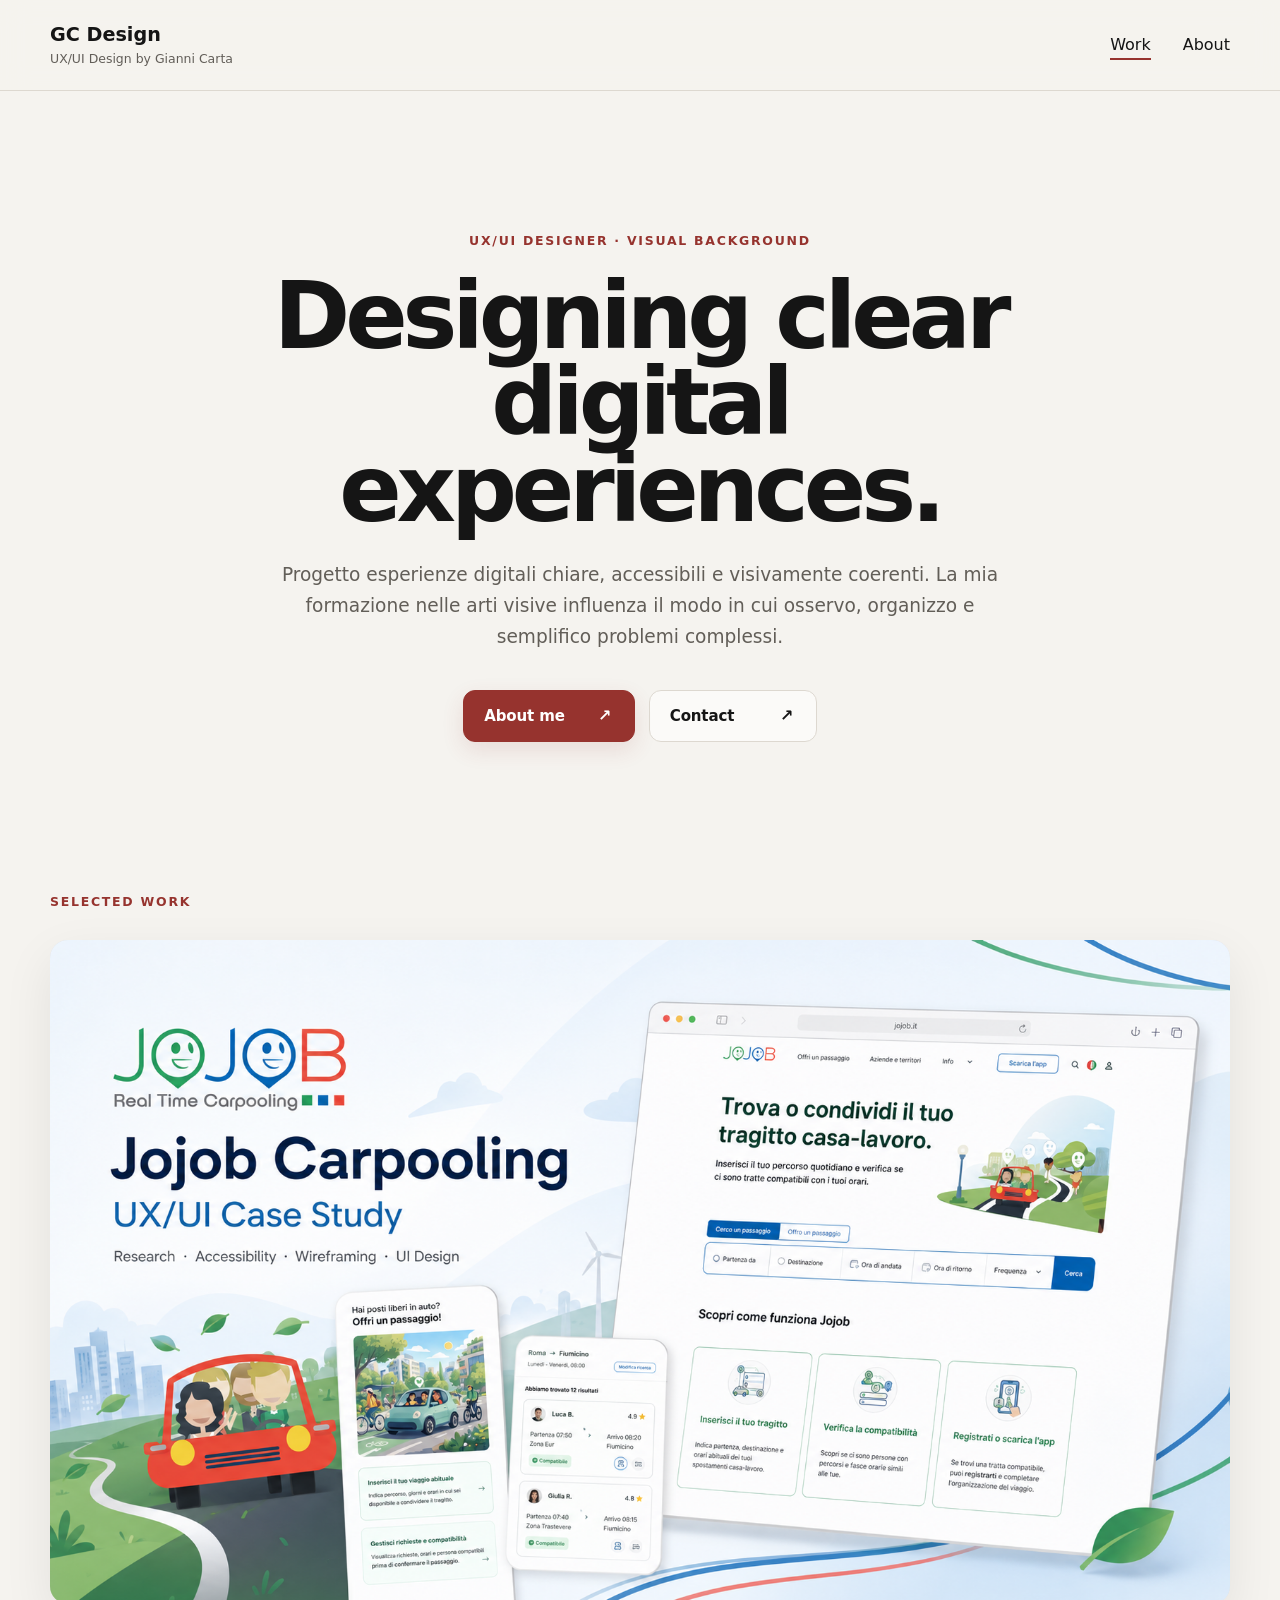
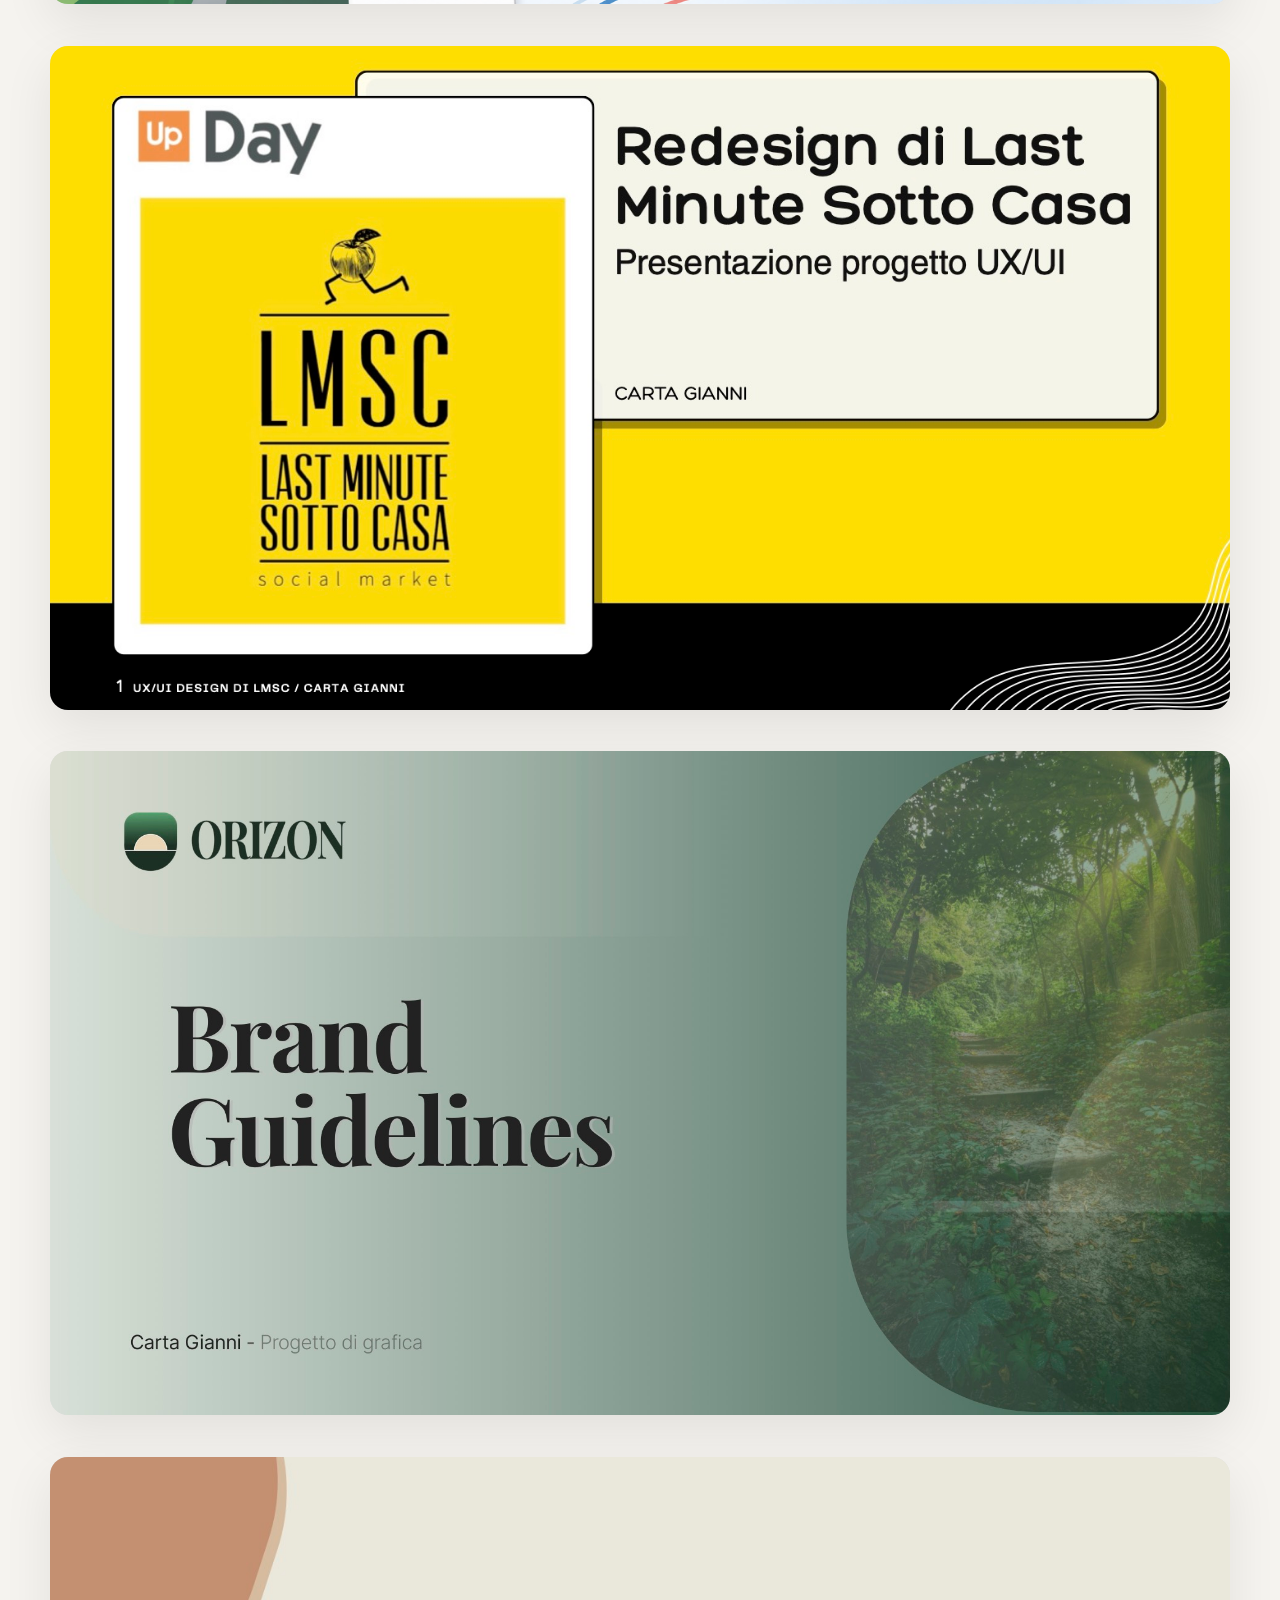
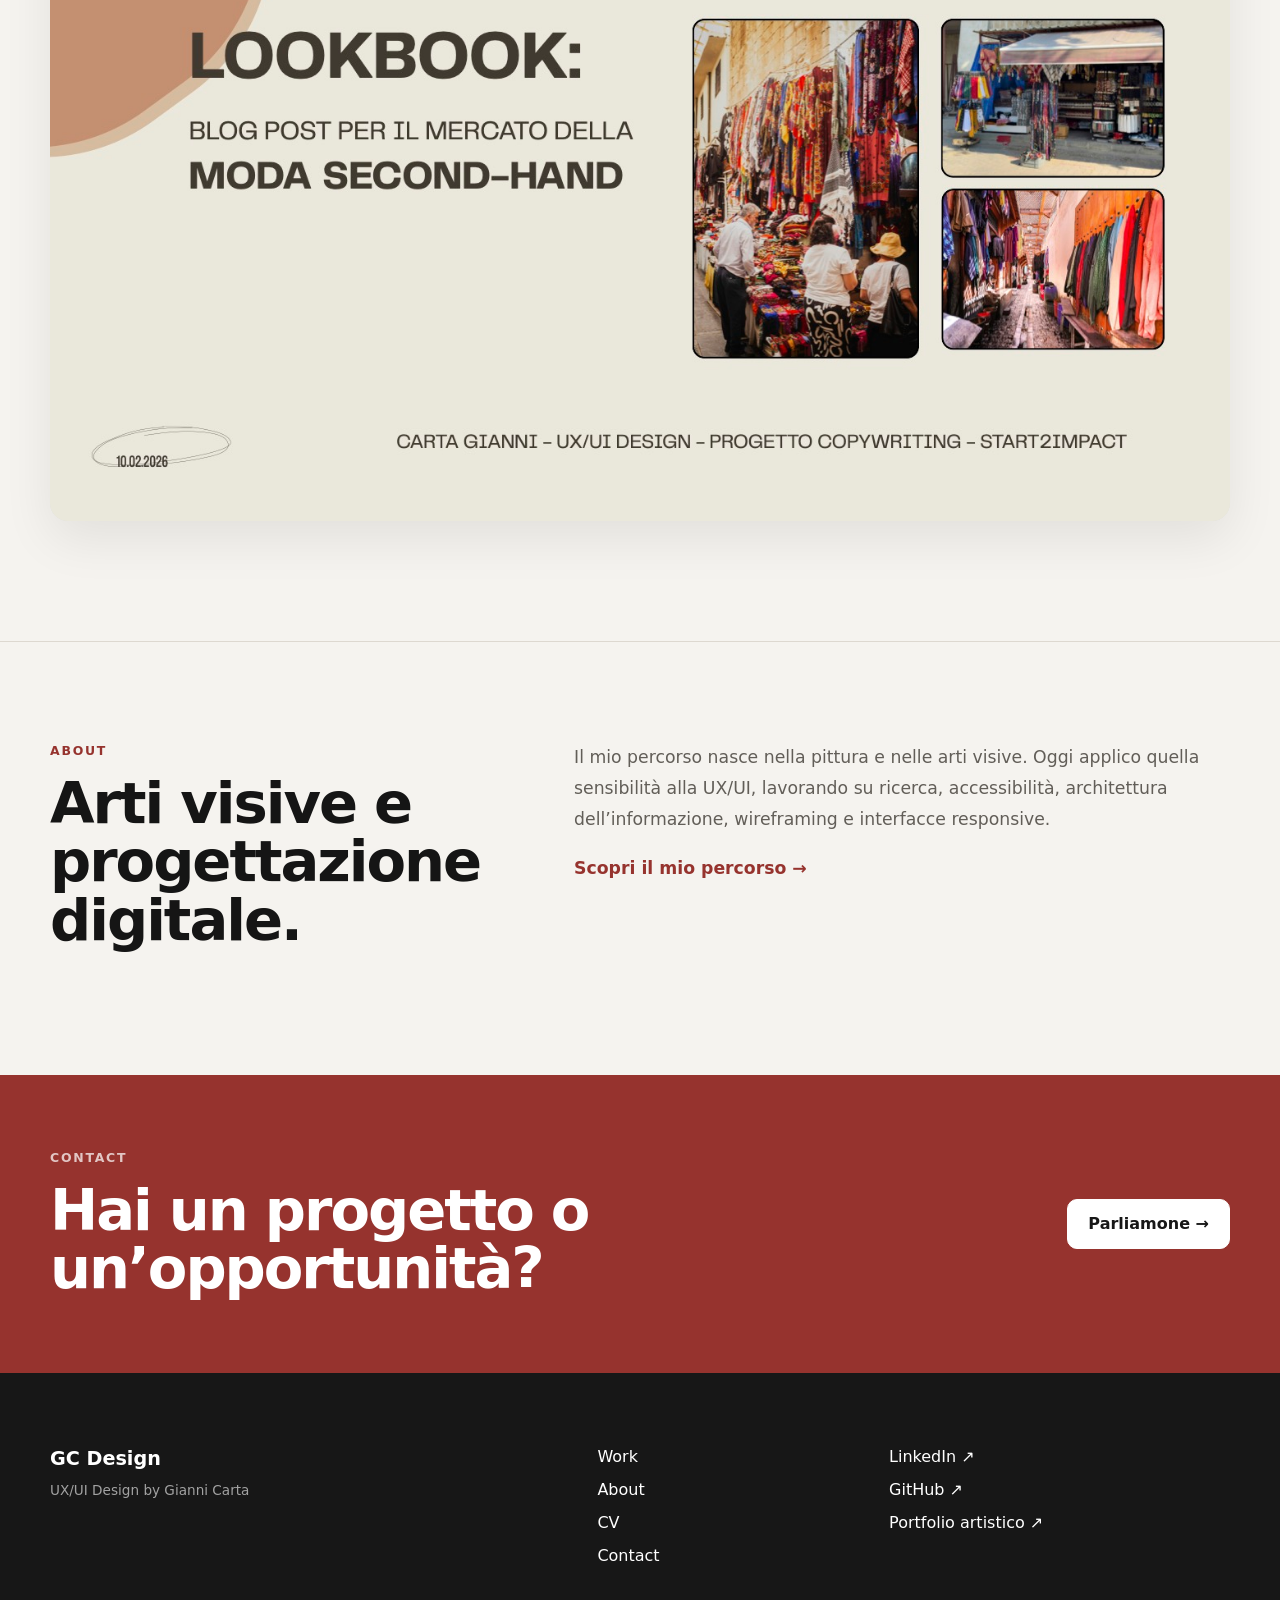
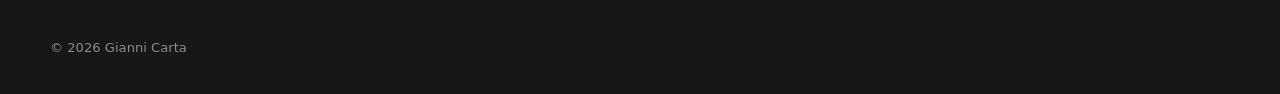
<file: index.html>
<!DOCTYPE html>
<html lang="it">
<head>
  <meta charset="UTF-8">
  <meta name="viewport" content="width=device-width, initial-scale=1.0">
  <meta name="description" content="Portfolio UX/UI di Gianni Carta: case study, progetti di redesign, visual design e copywriting.">

  <meta property="og:type" content="website">
  <meta property="og:title" content="GC Design | Work">
  <meta property="og:description" content="Portfolio UX/UI di Gianni Carta: case study, progetti di redesign, visual design e copywriting.">
  <meta property="og:image" content="https://giannicartaux-arch.github.io/gc-design/assets/img/gc-logo-finale.png">
  <meta property="og:url" content="https://giannicartaux-arch.github.io/gc-design/index.html">

  <title>GC Design | Work</title>

  <link rel="icon" type="image/png" href="assets/img/gc-logo-finale.png">
  <link rel="stylesheet" href="css/main.css">
</head>
<body id="top">
  <header class="site-header">
    <div class="site-shell header-inner">
      <a class="brand" href="index.html" aria-label="GC Design, Work">
        <span class="brand-name">GC Design</span>
        <span class="brand-subtitle">UX/UI Design by Gianni Carta</span>
      </a>

      <button class="menu-toggle" type="button" aria-expanded="false" aria-controls="main-menu" aria-label="Apri il menu di navigazione">
        <span></span><span></span><span></span>
      </button>

      <nav id="main-menu" class="main-nav" aria-label="Navigazione principale">
        <ul class="nav-list">
          <li><a class="active" aria-current="page" href="index.html">Work</a></li>
          <li><a href="about.html">About</a></li>
        </ul>
      </nav>
    </div>
  </header>

  <main>
    <section class="work-intro">
      <div class="site-shell work-intro-inner reveal">
        <p class="kicker">UX/UI Designer · Visual background</p>
        <h1>Designing clear<br>digital experiences.</h1>
        <p class="intro-lead">
          Progetto esperienze digitali chiare, accessibili e visivamente coerenti.
          La mia formazione nelle arti visive influenza il modo in cui osservo,
          organizzo e semplifico problemi complessi.
        </p>
        <div class="intro-actions">
          <a class="intro-action intro-action-primary" href="about.html"><span>About me</span><span class="intro-action-icon" aria-hidden="true">↗</span></a>
          <a class="intro-action intro-action-secondary" href="contact.html"><span>Contact</span><span class="intro-action-icon" aria-hidden="true">↗</span></a>
        </div>
      </div>
    </section>

    <section class="work-section" aria-labelledby="work-title">
      <div class="site-shell">
        <div class="section-label-row reveal">
          <p class="kicker">Selected work</p>
          <h2 id="work-title" class="visually-hidden">Progetti selezionati</h2>
        </div>

        <div class="work-list">
          <a class="work-card reveal" href="jojob.html">
            <img src="assets/img/jojob/jojob-cover.png" alt="Jojob Carpooling — UX/UI Case Study">
            <span class="work-card-overlay"><span class="work-card-type">UX/UI · Case study</span><span class="work-card-title">Jojob Carpooling</span><span class="work-card-action">View case study →</span></span>
          </a>
          <a class="work-card reveal" href="assets/pdf/last-minute-sotto-casa.pdf" target="_blank" rel="noopener noreferrer">
            <img src="assets/img/work/last-minute-cover.webp" alt="Copertina del progetto Redesign di Last Minute Sotto Casa">
            <span class="work-card-overlay"><span class="work-card-type">UX/UI · Redesign</span><span class="work-card-title">Last Minute Sotto Casa</span><span class="work-card-action">View project PDF ↗</span></span>
          </a>
          <a class="work-card reveal" href="assets/pdf/orizon-brand-guidelines.pdf" target="_blank" rel="noopener noreferrer">
            <img src="assets/img/work/orizon-cover.webp" alt="Copertina del progetto ORIZON Brand Guidelines">
            <span class="work-card-overlay"><span class="work-card-type">Visual Design · Brand identity</span><span class="work-card-title">ORIZON — Brand Guidelines</span><span class="work-card-action">View project PDF ↗</span></span>
          </a>
          <a class="work-card reveal" href="assets/pdf/lookbook-copywriting.pdf" target="_blank" rel="noopener noreferrer">
            <img src="assets/img/work/lookbook-cover.webp" alt="Copertina del progetto di copywriting Lookbook">
            <span class="work-card-overlay"><span class="work-card-type">Copywriting · Content strategy</span><span class="work-card-title">LOOKBOOK — Moda second-hand</span><span class="work-card-action">View project PDF ↗</span></span>
          </a>
        </div>
      </div>
    </section>

    <section class="home-about">
      <div class="site-shell split-section reveal">
        <div><p class="kicker">About</p><h2>Arti visive e progettazione digitale.</h2></div>
        <div class="split-copy">
          <p>Il mio percorso nasce nella pittura e nelle arti visive. Oggi applico quella sensibilità alla UX/UI, lavorando su ricerca, accessibilità, architettura dell’informazione, wireframing e interfacce responsive.</p>
          <a class="text-link" href="about.html">Scopri il mio percorso →</a>
        </div>
      </div>
    </section>

    <section class="contact-strip">
      <div class="site-shell contact-strip-inner reveal">
        <div><p class="kicker kicker-light">Contact</p><h2>Hai un progetto o un’opportunità?</h2></div>
        <a class="button-light" href="contact.html">Parliamone →</a>
      </div>
    </section>
  </main>

  <footer class="site-footer">
    <div class="site-shell footer-grid">
      <div><p class="footer-brand">GC Design</p><p class="footer-note">UX/UI Design by Gianni Carta</p></div>
      <nav aria-label="Navigazione secondaria"><ul class="footer-links"><li><a href="index.html">Work</a></li><li><a href="about.html">About</a></li><li><a href="cv.html">CV</a></li><li><a href="contact.html">Contact</a></li></ul></nav>
      <div class="footer-links"><a href="https://www.linkedin.com/in/gianni-carta-244ba2430/" target="_blank" rel="noopener noreferrer">LinkedIn ↗</a><a href="https://github.com/giannicartaux-arch" target="_blank" rel="noopener noreferrer">GitHub ↗</a><a href="https://giannicarta.com" target="_blank" rel="noopener noreferrer">Portfolio artistico ↗</a></div>
      <p class="footer-copy">© 2026 Gianni Carta</p>
    </div>
  </footer>

  <button class="back-to-top" type="button" aria-label="Torna all'inizio della pagina" title="Torna su">↑</button>
  <script src="js/main.js"></script>
</body>
</html>
</file>
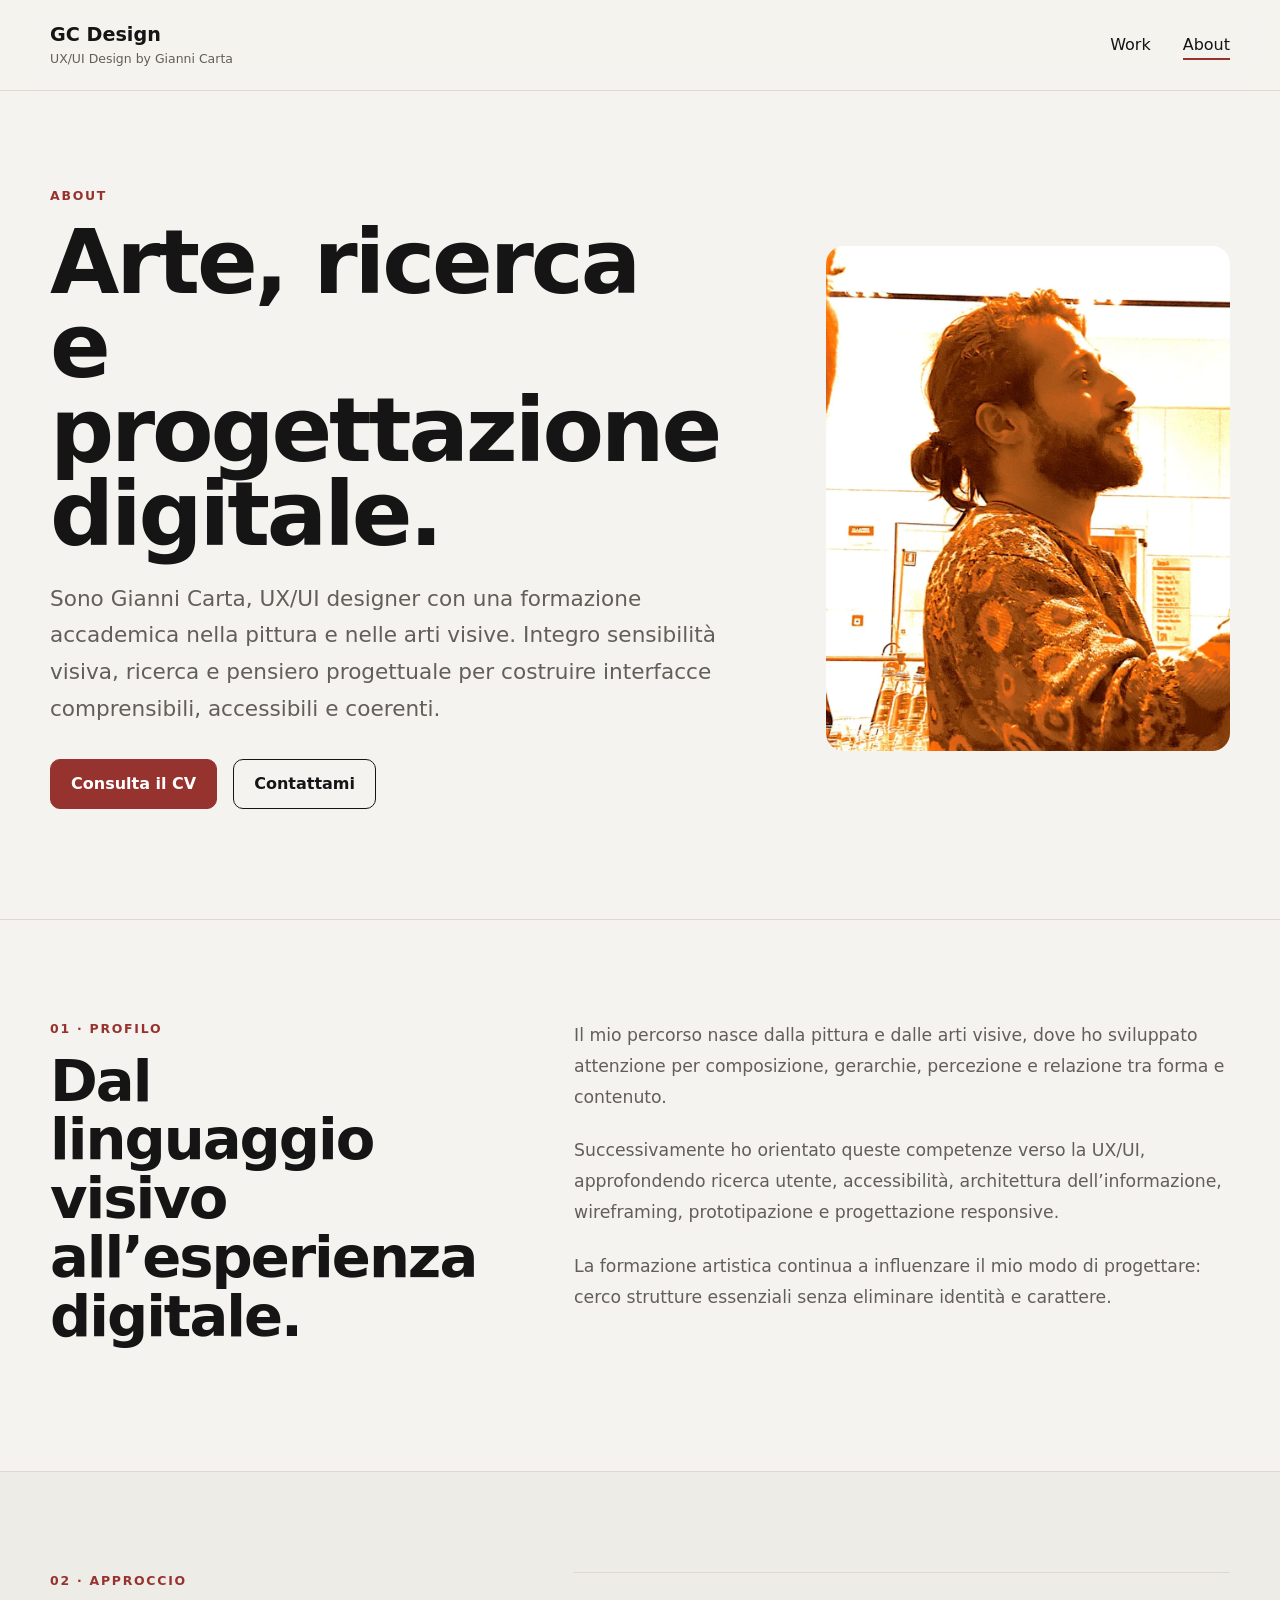
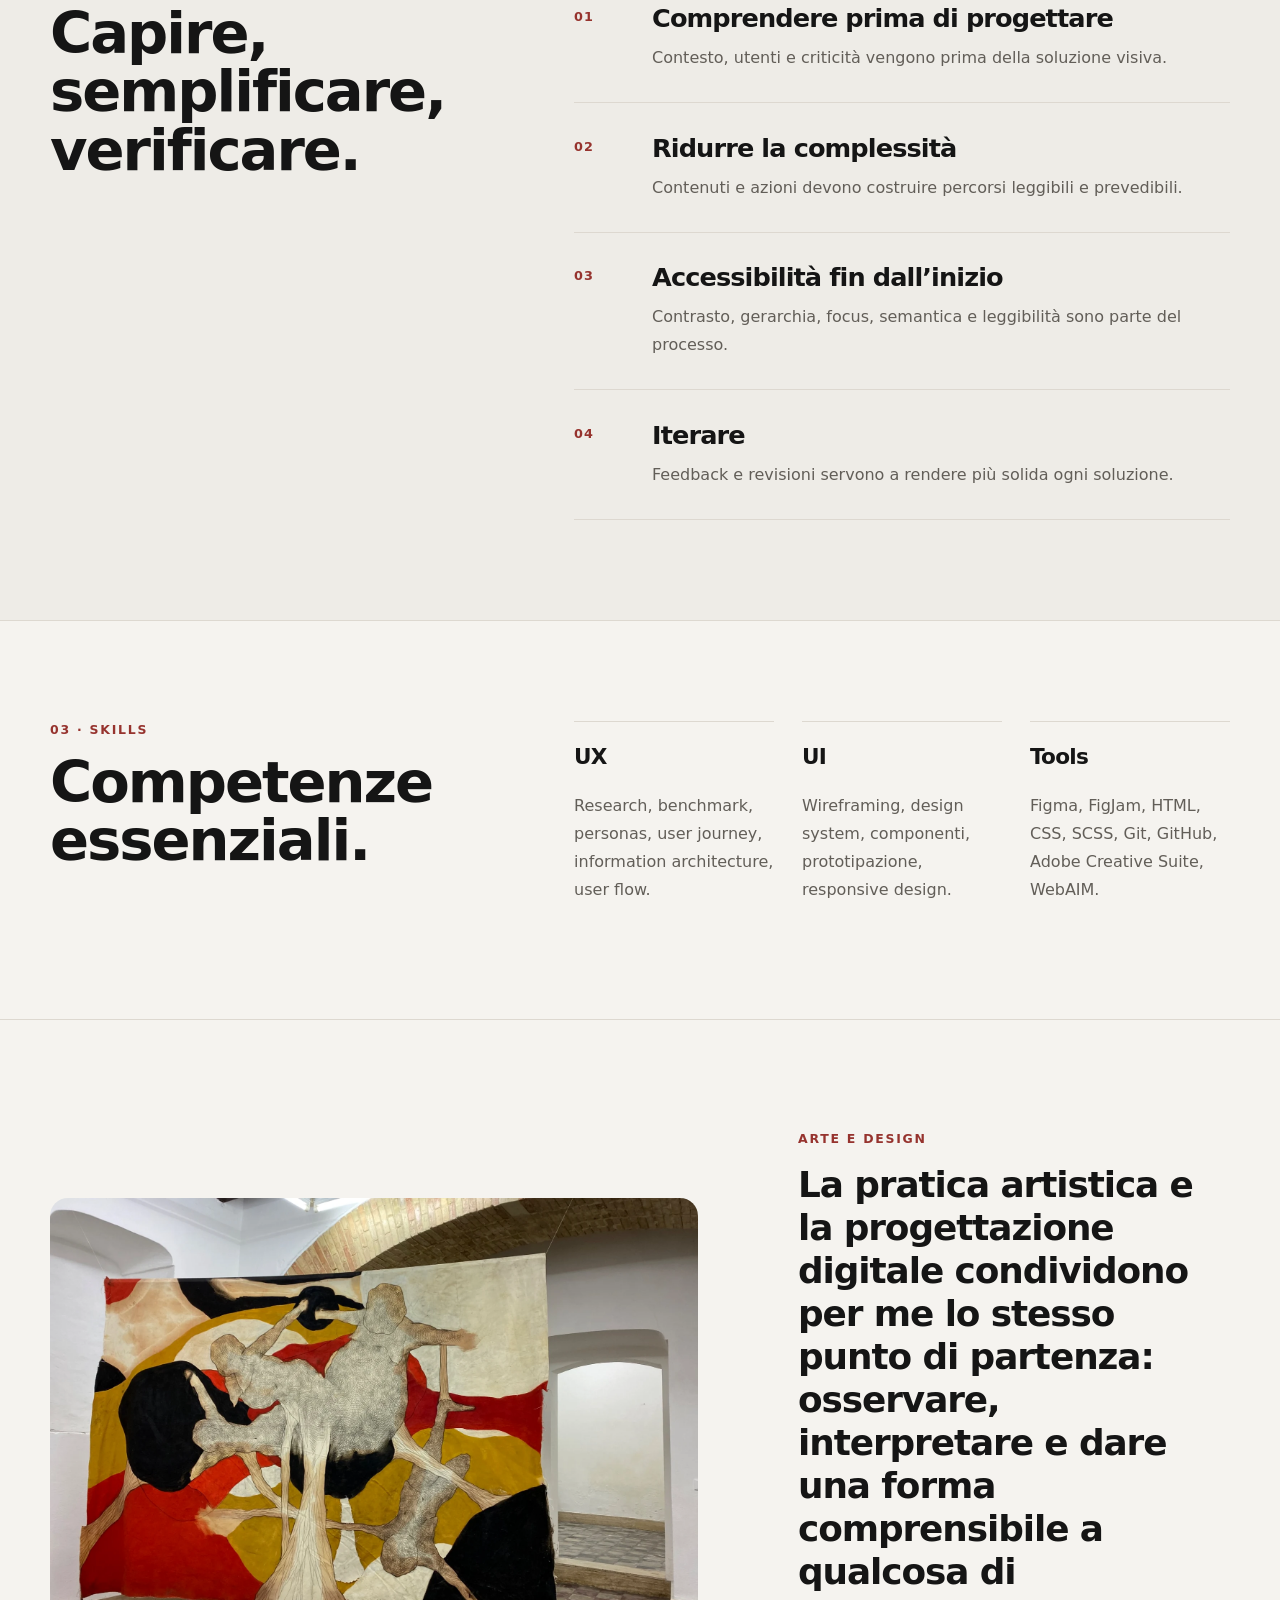
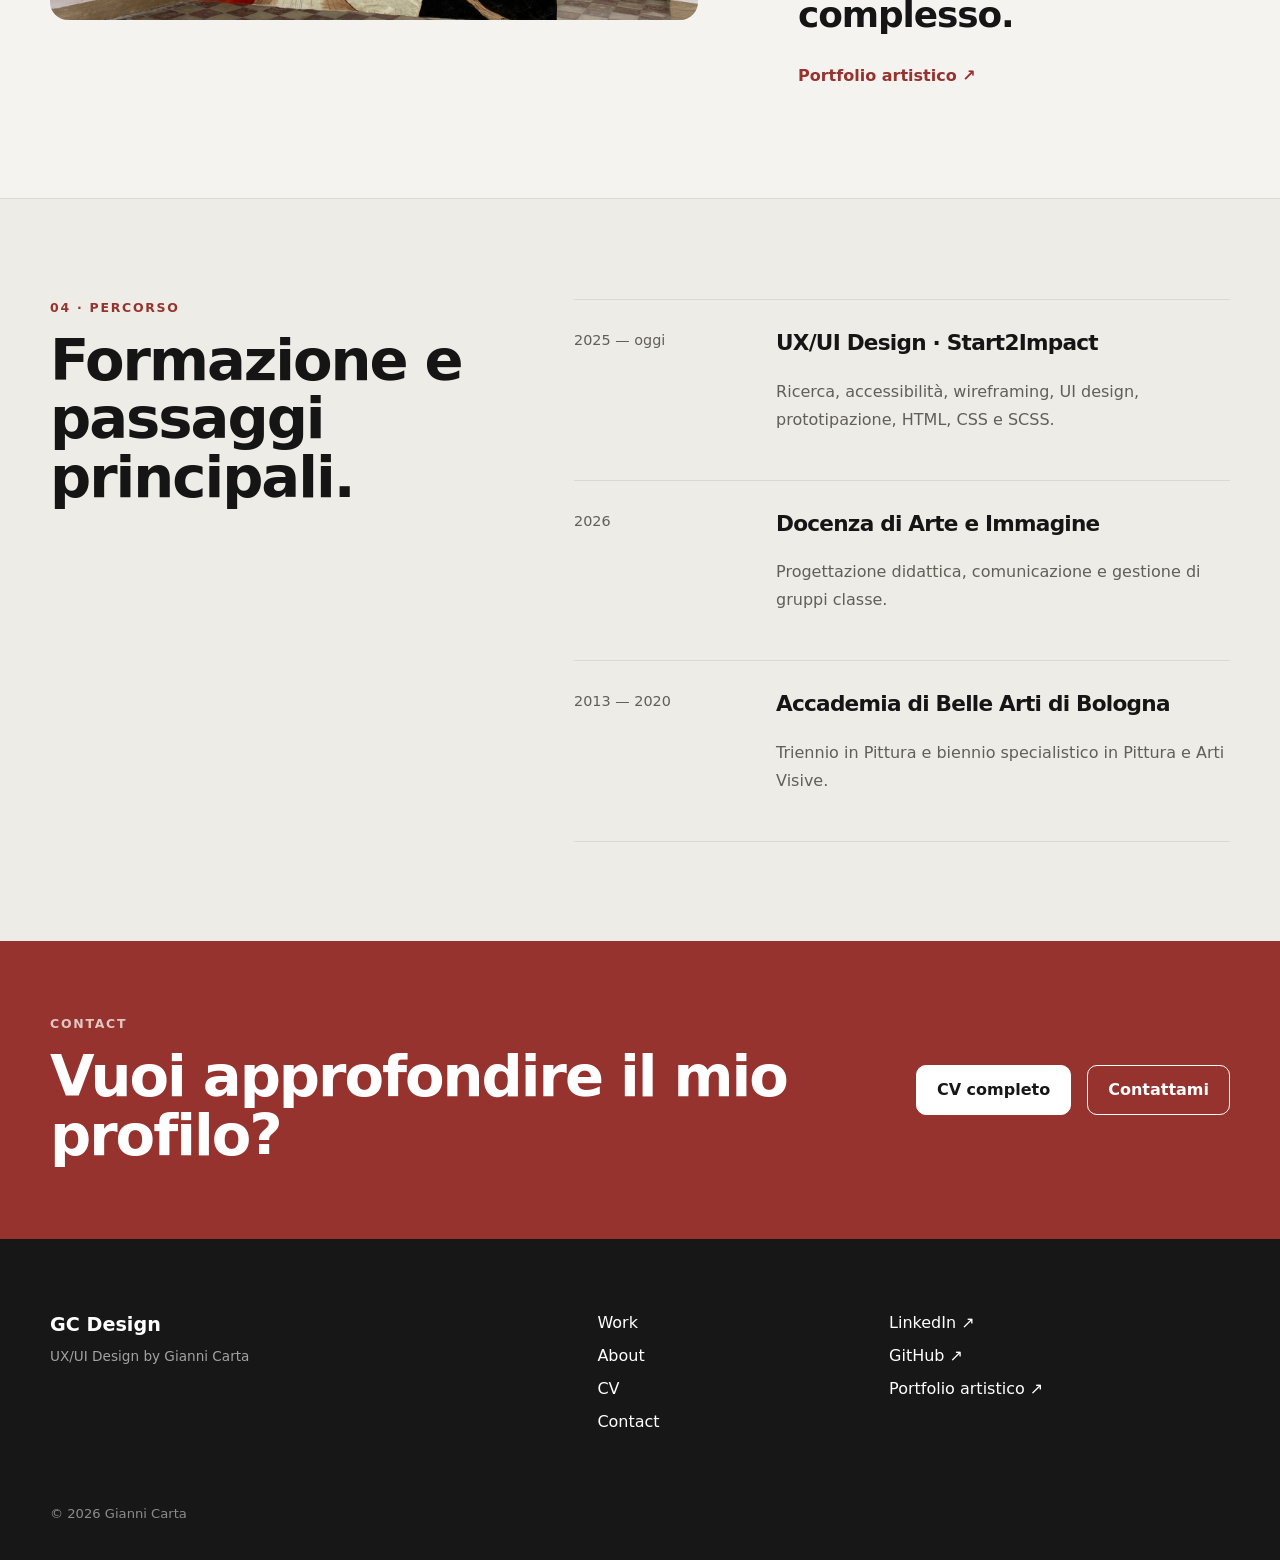
<file: about.html>
<!DOCTYPE html>
<html lang="it">
<head>
  <meta charset="UTF-8">
  <meta name="viewport" content="width=device-width, initial-scale=1.0">
  <meta name="description" content="Profilo di Gianni Carta, UX/UI designer con formazione nella pittura e nelle arti visive.">
  <meta property="og:type" content="website">
  <meta property="og:title" content="About | GC Design">
  <meta property="og:description" content="Profilo di Gianni Carta, UX/UI designer con formazione nella pittura e nelle arti visive.">
  <meta property="og:image" content="https://giannicartaux-arch.github.io/gc-design/assets/img/gc-logo-finale.png">
  <meta property="og:url" content="https://giannicartaux-arch.github.io/gc-design/about.html">
  <title>About | GC Design</title>
  <link rel="icon" type="image/png" href="assets/img/gc-logo-finale.png">
  <link rel="stylesheet" href="css/main.css">
</head>
<body id="top">
  <header class="site-header"><div class="site-shell header-inner"><a class="brand" href="index.html" aria-label="GC Design, Work"><span class="brand-name">GC Design</span><span class="brand-subtitle">UX/UI Design by Gianni Carta</span></a><button class="menu-toggle" type="button" aria-expanded="false" aria-controls="main-menu" aria-label="Apri il menu di navigazione"><span></span><span></span><span></span></button><nav id="main-menu" class="main-nav" aria-label="Navigazione principale"><ul class="nav-list"><li><a href="index.html">Work</a></li><li><a class="active" aria-current="page" href="about.html">About</a></li></ul></nav></div></header>
  <main>
    <section class="about-hero"><div class="site-shell about-hero-grid reveal"><div><p class="kicker">About</p><h1>Arte, ricerca e progettazione digitale.</h1><p class="intro-lead">Sono Gianni Carta, UX/UI designer con una formazione accademica nella pittura e nelle arti visive. Integro sensibilità visiva, ricerca e pensiero progettuale per costruire interfacce comprensibili, accessibili e coerenti.</p><div class="about-actions"><a class="button-primary" href="cv.html">Consulta il CV</a><a class="button-secondary" href="contact.html">Contattami</a></div></div><figure class="portrait-card"><img src="assets/img/about/gianni-event-portrait.webp" alt="Gianni Carta durante un evento espositivo"></figure></div></section>
    <section class="about-block"><div class="site-shell split-section reveal"><div><p class="kicker">01 · Profilo</p><h2>Dal linguaggio visivo all’esperienza digitale.</h2></div><div class="split-copy"><p>Il mio percorso nasce dalla pittura e dalle arti visive, dove ho sviluppato attenzione per composizione, gerarchie, percezione e relazione tra forma e contenuto.</p><p>Successivamente ho orientato queste competenze verso la UX/UI, approfondendo ricerca utente, accessibilità, architettura dell’informazione, wireframing, prototipazione e progettazione responsive.</p><p>La formazione artistica continua a influenzare il mio modo di progettare: cerco strutture essenziali senza eliminare identità e carattere.</p></div></div></section>
    <section class="about-block section-muted"><div class="site-shell split-section reveal"><div><p class="kicker">02 · Approccio</p><h2>Capire, semplificare, verificare.</h2></div><div class="principles-list"><article class="principle-item reveal"><span class="principle-number">01</span><div class="principle-copy"><h3>Comprendere prima di progettare</h3><p>Contesto, utenti e criticità vengono prima della soluzione visiva.</p></div></article><article class="principle-item reveal"><span class="principle-number">02</span><div class="principle-copy"><h3>Ridurre la complessità</h3><p>Contenuti e azioni devono costruire percorsi leggibili e prevedibili.</p></div></article><article class="principle-item reveal"><span class="principle-number">03</span><div class="principle-copy"><h3>Accessibilità fin dall’inizio</h3><p>Contrasto, gerarchia, focus, semantica e leggibilità sono parte del processo.</p></div></article><article class="principle-item reveal"><span class="principle-number">04</span><div class="principle-copy"><h3>Iterare</h3><p>Feedback e revisioni servono a rendere più solida ogni soluzione.</p></div></article></div></div></section>
    <section class="about-block"><div class="site-shell split-section reveal"><div><p class="kicker">03 · Skills</p><h2>Competenze essenziali.</h2></div><div class="skill-columns"><div><h3>UX</h3><p>Research, benchmark, personas, user journey, information architecture, user flow.</p></div><div><h3>UI</h3><p>Wireframing, design system, componenti, prototipazione, responsive design.</p></div><div><h3>Tools</h3><p>Figma, FigJam, HTML, CSS, SCSS, Git, GitHub, Adobe Creative Suite, WebAIM.</p></div></div></div></section>
    <section class="about-art"><div class="site-shell art-grid reveal"><figure><img src="assets/img/about/about-artwork-installation.webp" alt="Installazione di una grande opera di Gianni Carta in uno spazio espositivo"></figure><div><p class="kicker">Arte e design</p><blockquote>La pratica artistica e la progettazione digitale condividono per me lo stesso punto di partenza: osservare, interpretare e dare una forma comprensibile a qualcosa di complesso.</blockquote><a class="text-link" href="https://giannicarta.com" target="_blank" rel="noopener noreferrer">Portfolio artistico ↗</a></div></div></section>
    <section class="about-block section-muted"><div class="site-shell split-section reveal"><div><p class="kicker">04 · Percorso</p><h2>Formazione e passaggi principali.</h2></div><div class="timeline-simple"><article><time>2025 — oggi</time><div><h3>UX/UI Design · Start2Impact</h3><p>Ricerca, accessibilità, wireframing, UI design, prototipazione, HTML, CSS e SCSS.</p></div></article><article><time>2026</time><div><h3>Docenza di Arte e Immagine</h3><p>Progettazione didattica, comunicazione e gestione di gruppi classe.</p></div></article><article><time>2013 — 2020</time><div><h3>Accademia di Belle Arti di Bologna</h3><p>Triennio in Pittura e biennio specialistico in Pittura e Arti Visive.</p></div></article></div></div></section>
    <section class="contact-strip"><div class="site-shell contact-strip-inner"><div><p class="kicker kicker-light">Contact</p><h2>Vuoi approfondire il mio profilo?</h2></div><div class="contact-strip-actions"><a class="button-light" href="cv.html">CV completo</a><a class="button-light button-light-outline" href="contact.html">Contattami</a></div></div></section>
  </main>
  <footer class="site-footer"><div class="site-shell footer-grid"><div><p class="footer-brand">GC Design</p><p class="footer-note">UX/UI Design by Gianni Carta</p></div><nav aria-label="Navigazione secondaria"><ul class="footer-links"><li><a href="index.html">Work</a></li><li><a href="about.html">About</a></li><li><a href="cv.html">CV</a></li><li><a href="contact.html">Contact</a></li></ul></nav><div class="footer-links"><a href="https://www.linkedin.com/in/gianni-carta-244ba2430/" target="_blank" rel="noopener noreferrer">LinkedIn ↗</a><a href="https://github.com/giannicartaux-arch" target="_blank" rel="noopener noreferrer">GitHub ↗</a><a href="https://giannicarta.com" target="_blank" rel="noopener noreferrer">Portfolio artistico ↗</a></div><p class="footer-copy">© 2026 Gianni Carta</p></div></footer>
  <button class="back-to-top" type="button" aria-label="Torna all'inizio della pagina" title="Torna su">↑</button><script src="js/main.js"></script>
</body>
</html>
</file>
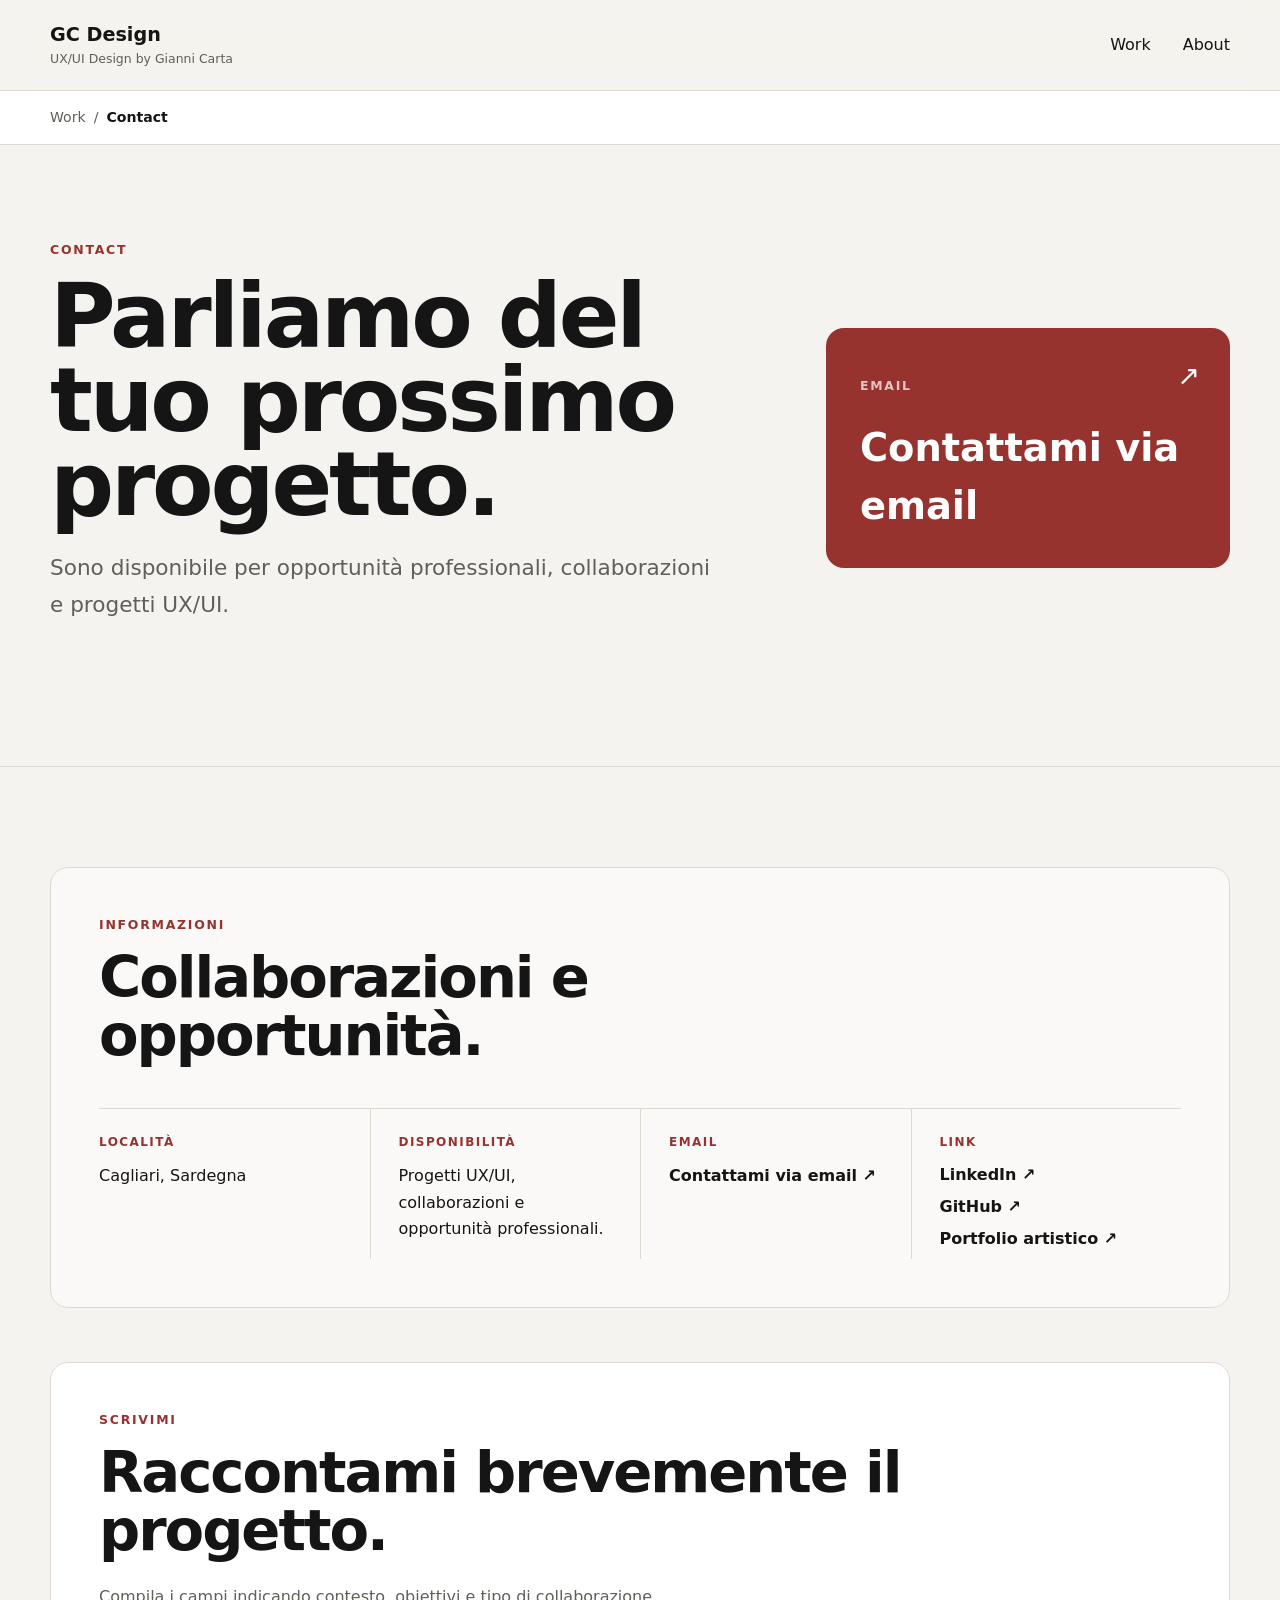
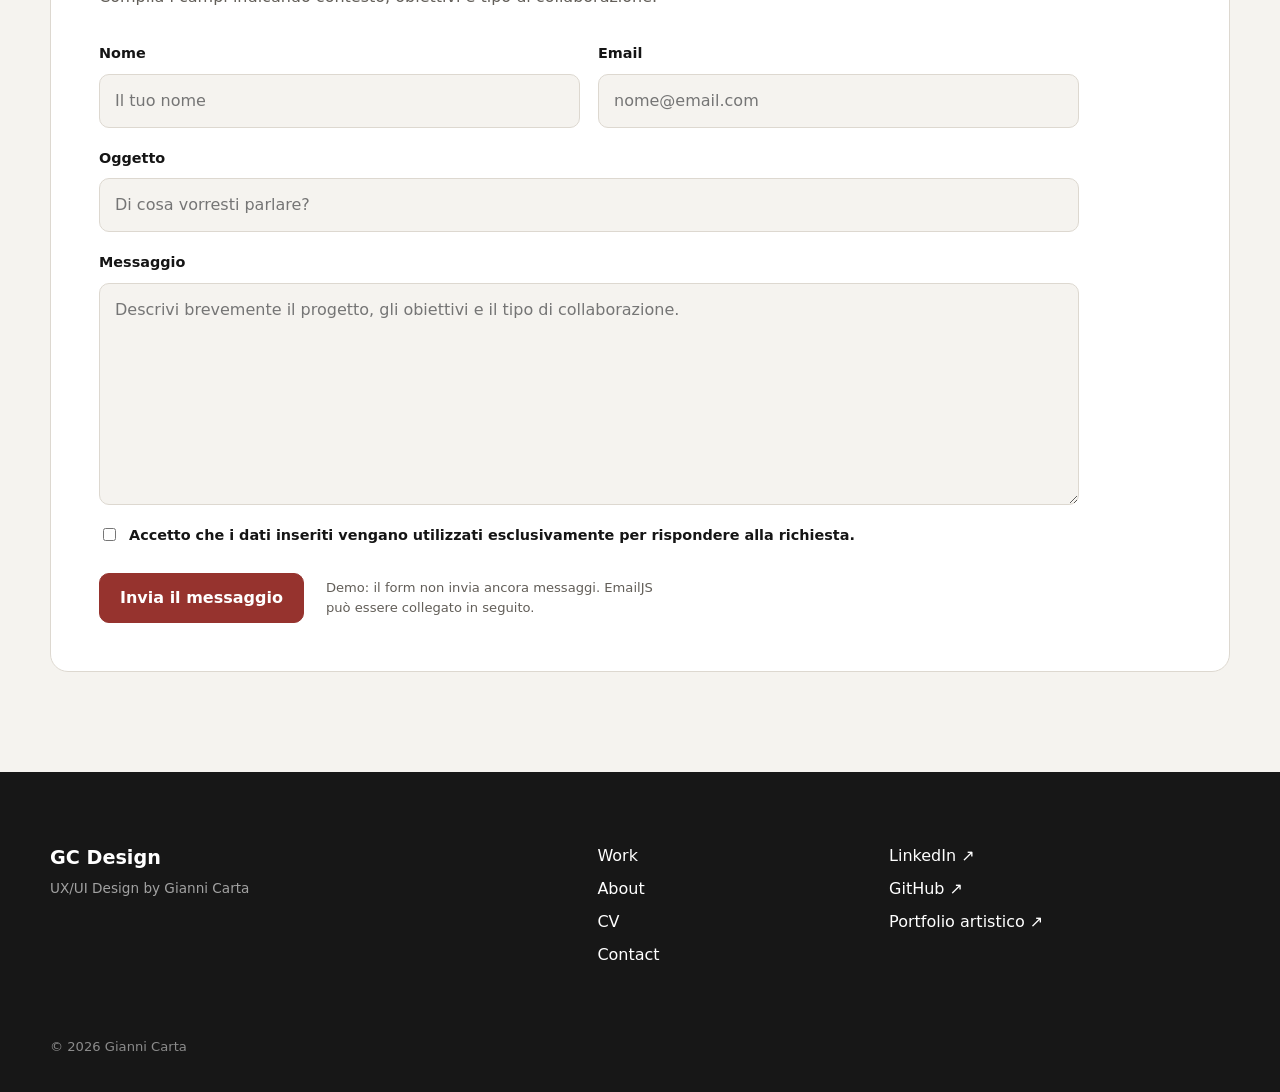
<file: contact.html>
<!DOCTYPE html>
<html lang="it">
<head>
  <meta charset="UTF-8"><meta name="viewport" content="width=device-width, initial-scale=1.0">
  <meta name="description" content="Contatta Gianni Carta per collaborazioni, progetti UX/UI e opportunità professionali.">
  <meta property="og:type" content="website"><meta property="og:title" content="Contact | GC Design"><meta property="og:description" content="Contatta Gianni Carta per collaborazioni, progetti UX/UI e opportunità professionali.">
  <meta property="og:image" content="https://giannicartaux-arch.github.io/gc-design/assets/img/gc-logo-finale.png"><meta property="og:url" content="https://giannicartaux-arch.github.io/gc-design/contact.html">
  <title>Contact | GC Design</title><link rel="icon" type="image/png" href="assets/img/gc-logo-finale.png"><link rel="stylesheet" href="css/main.css">
</head>
<body id="top">
<header class="site-header"><div class="site-shell header-inner"><a class="brand" href="index.html" aria-label="GC Design, Work"><span class="brand-name">GC Design</span><span class="brand-subtitle">UX/UI Design by Gianni Carta</span></a><button class="menu-toggle" type="button" aria-expanded="false" aria-controls="main-menu" aria-label="Apri il menu di navigazione"><span></span><span></span><span></span></button><nav id="main-menu" class="main-nav" aria-label="Navigazione principale"><ul class="nav-list"><li><a href="index.html">Work</a></li><li><a href="about.html">About</a></li></ul></nav></div></header>
<main>
<nav class="breadcrumb" aria-label="Breadcrumb"><div class="site-shell"><ol><li><a href="index.html">Work</a></li><li aria-hidden="true">/</li><li aria-current="page">Contact</li></ol></div></nav>
<section class="contact-hero"><div class="site-shell contact-hero-grid"><div><p class="kicker">Contact</p><h1>Parliamo del tuo prossimo progetto.</h1><p class="intro-lead">Sono disponibile per opportunità professionali, collaborazioni e progetti UX/UI.</p></div><a class="email-card" href="mailto:gianni.carta.ux@gmail.com" aria-label="Contatta Gianni Carta via email"><span class="kicker kicker-light">Email</span><strong>Contattami via email</strong><span aria-hidden="true">↗</span></a></div></section>
<section class="contact-main"><div class="site-shell contact-stack">
<section class="contact-info-panel reveal" aria-labelledby="contact-info-title"><div class="contact-info-heading"><p class="kicker">Informazioni</p><h2 id="contact-info-title">Collaborazioni e opportunità.</h2></div><div class="contact-info-grid"><article><span class="contact-info-label">Località</span><p>Cagliari, Sardegna</p></article><article><span class="contact-info-label">Disponibilità</span><p>Progetti UX/UI, collaborazioni e opportunità professionali.</p></article><article><span class="contact-info-label">Email</span><p><a href="mailto:gianni.carta.ux@gmail.com">Contattami via email ↗</a></p></article><article><span class="contact-info-label">Link</span><div class="contact-social-inline"><a href="https://www.linkedin.com/in/gianni-carta-244ba2430/" target="_blank" rel="noopener noreferrer">LinkedIn ↗</a><a href="https://github.com/giannicartaux-arch" target="_blank" rel="noopener noreferrer">GitHub ↗</a><a href="https://giannicarta.com" target="_blank" rel="noopener noreferrer">Portfolio artistico ↗</a></div></article></div></section>
<section class="contact-form-card contact-form-wide reveal" aria-labelledby="contact-form-title"><p class="kicker">Scrivimi</p><h2 id="contact-form-title">Raccontami brevemente il progetto.</h2><p class="form-intro">Compila i campi indicando contesto, obiettivi e tipo di collaborazione.</p><form class="contact-form" action="#" method="post"><div class="form-row"><div class="form-field"><label for="name">Nome</label><input type="text" id="name" name="name" autocomplete="name" placeholder="Il tuo nome" required></div><div class="form-field"><label for="email">Email</label><input type="email" id="email" name="email" autocomplete="email" placeholder="nome@email.com" required></div></div><div class="form-field"><label for="subject">Oggetto</label><input type="text" id="subject" name="subject" placeholder="Di cosa vorresti parlare?" required></div><div class="form-field"><label for="message">Messaggio</label><textarea id="message" name="message" rows="8" placeholder="Descrivi brevemente il progetto, gli obiettivi e il tipo di collaborazione." required></textarea></div><div class="consent-row"><input type="checkbox" id="privacy" name="privacy" required><label for="privacy">Accetto che i dati inseriti vengano utilizzati esclusivamente per rispondere alla richiesta.</label></div><div class="form-footer"><button class="button-primary" type="submit">Invia il messaggio</button><p>Demo: il form non invia ancora messaggi. EmailJS può essere collegato in seguito.</p></div></form></section>
</div></section>
</main>
<footer class="site-footer"><div class="site-shell footer-grid"><div><p class="footer-brand">GC Design</p><p class="footer-note">UX/UI Design by Gianni Carta</p></div><nav aria-label="Navigazione secondaria"><ul class="footer-links"><li><a href="index.html">Work</a></li><li><a href="about.html">About</a></li><li><a href="cv.html">CV</a></li><li><a href="contact.html">Contact</a></li></ul></nav><div class="footer-links"><a href="https://www.linkedin.com/in/gianni-carta-244ba2430/" target="_blank" rel="noopener noreferrer">LinkedIn ↗</a><a href="https://github.com/giannicartaux-arch" target="_blank" rel="noopener noreferrer">GitHub ↗</a><a href="https://giannicarta.com" target="_blank" rel="noopener noreferrer">Portfolio artistico ↗</a></div><p class="footer-copy">© 2026 Gianni Carta</p></div></footer>
<button class="back-to-top" type="button" aria-label="Torna all'inizio della pagina" title="Torna su">↑</button><script src="js/main.js"></script>
</body></html>
</file>
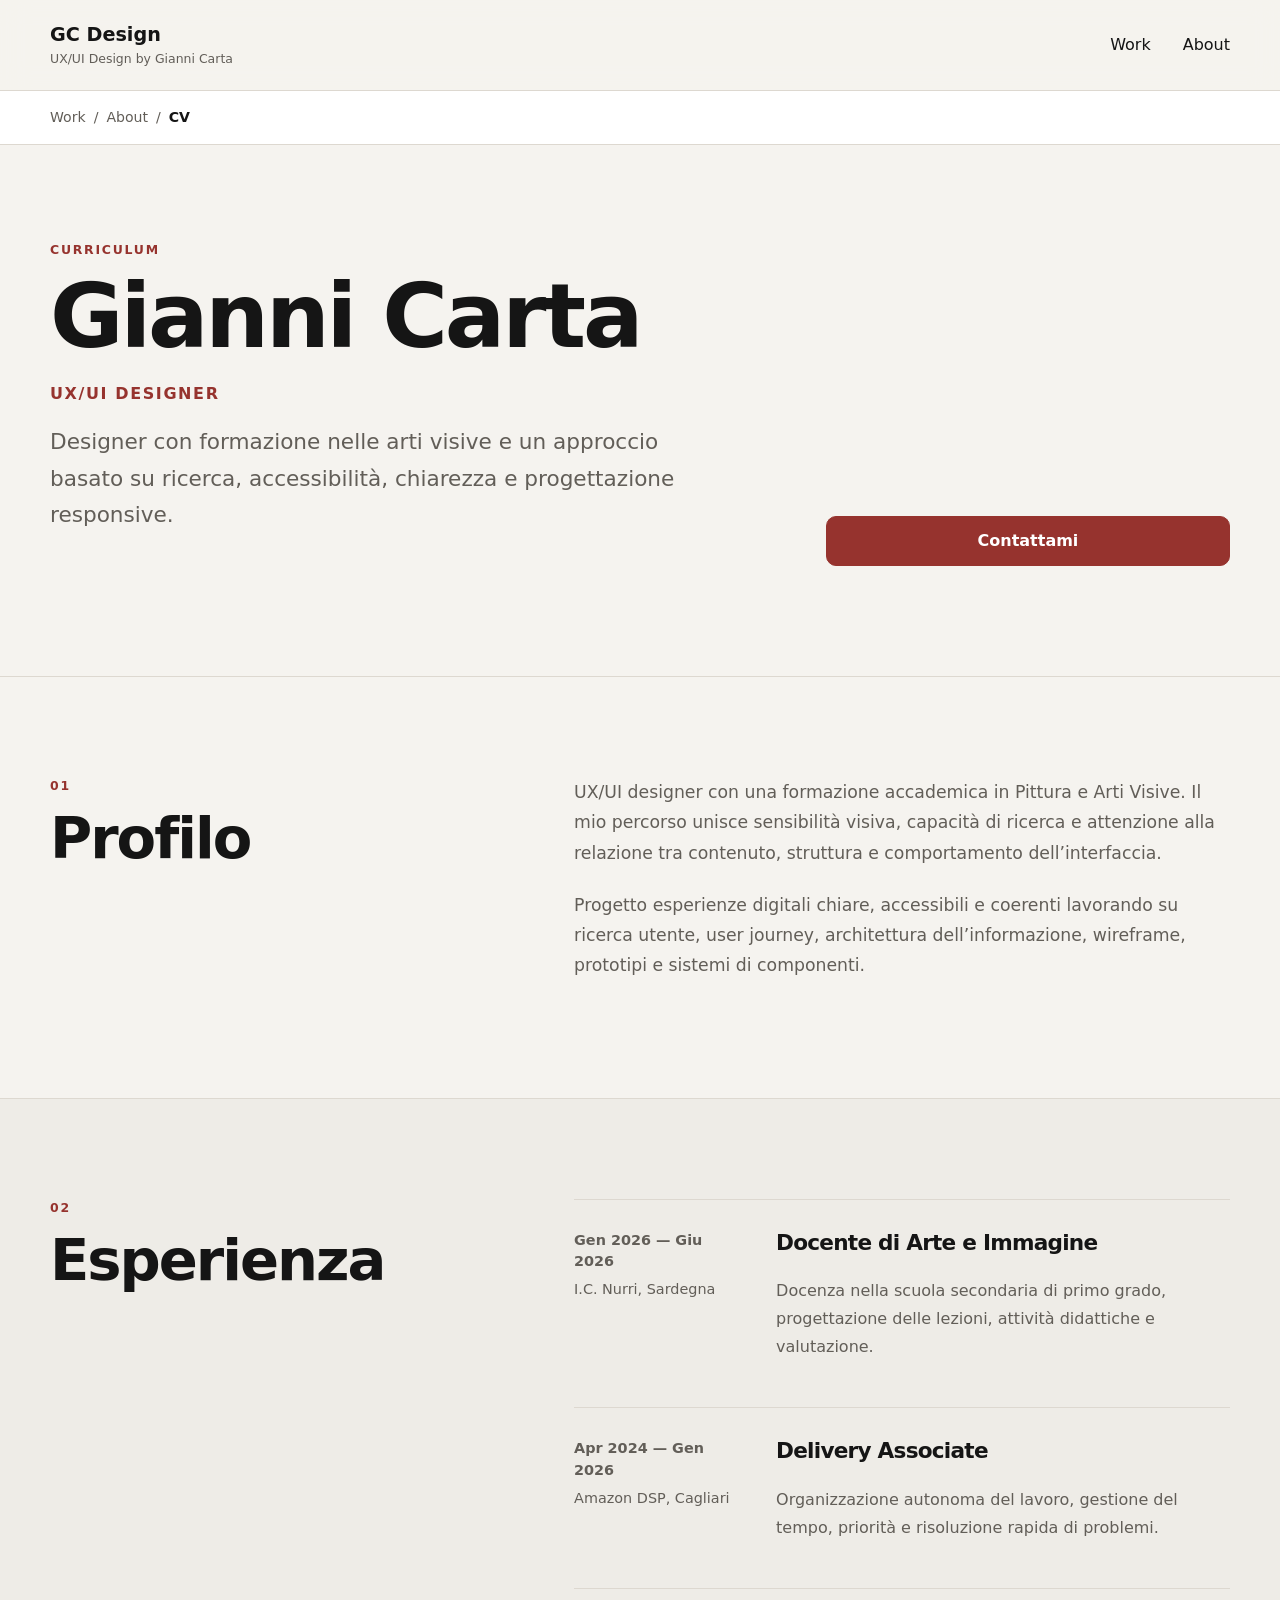
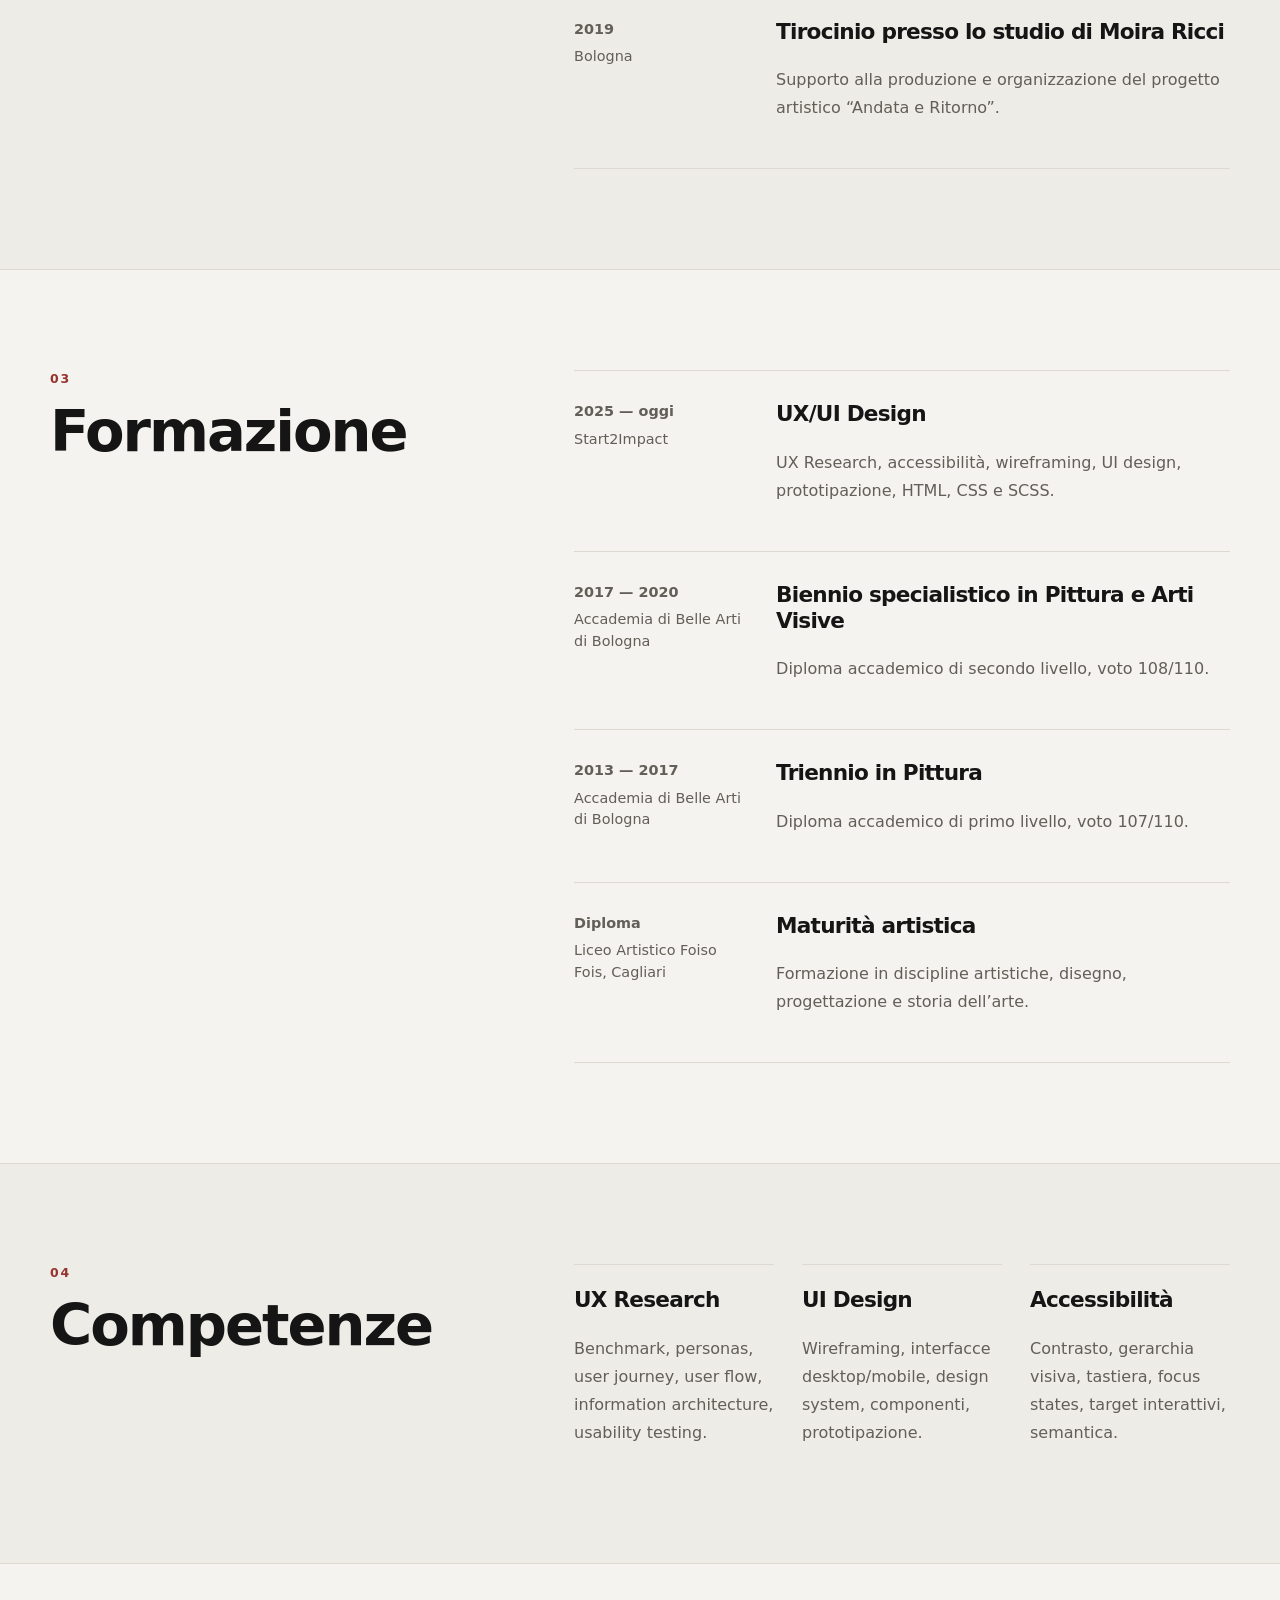
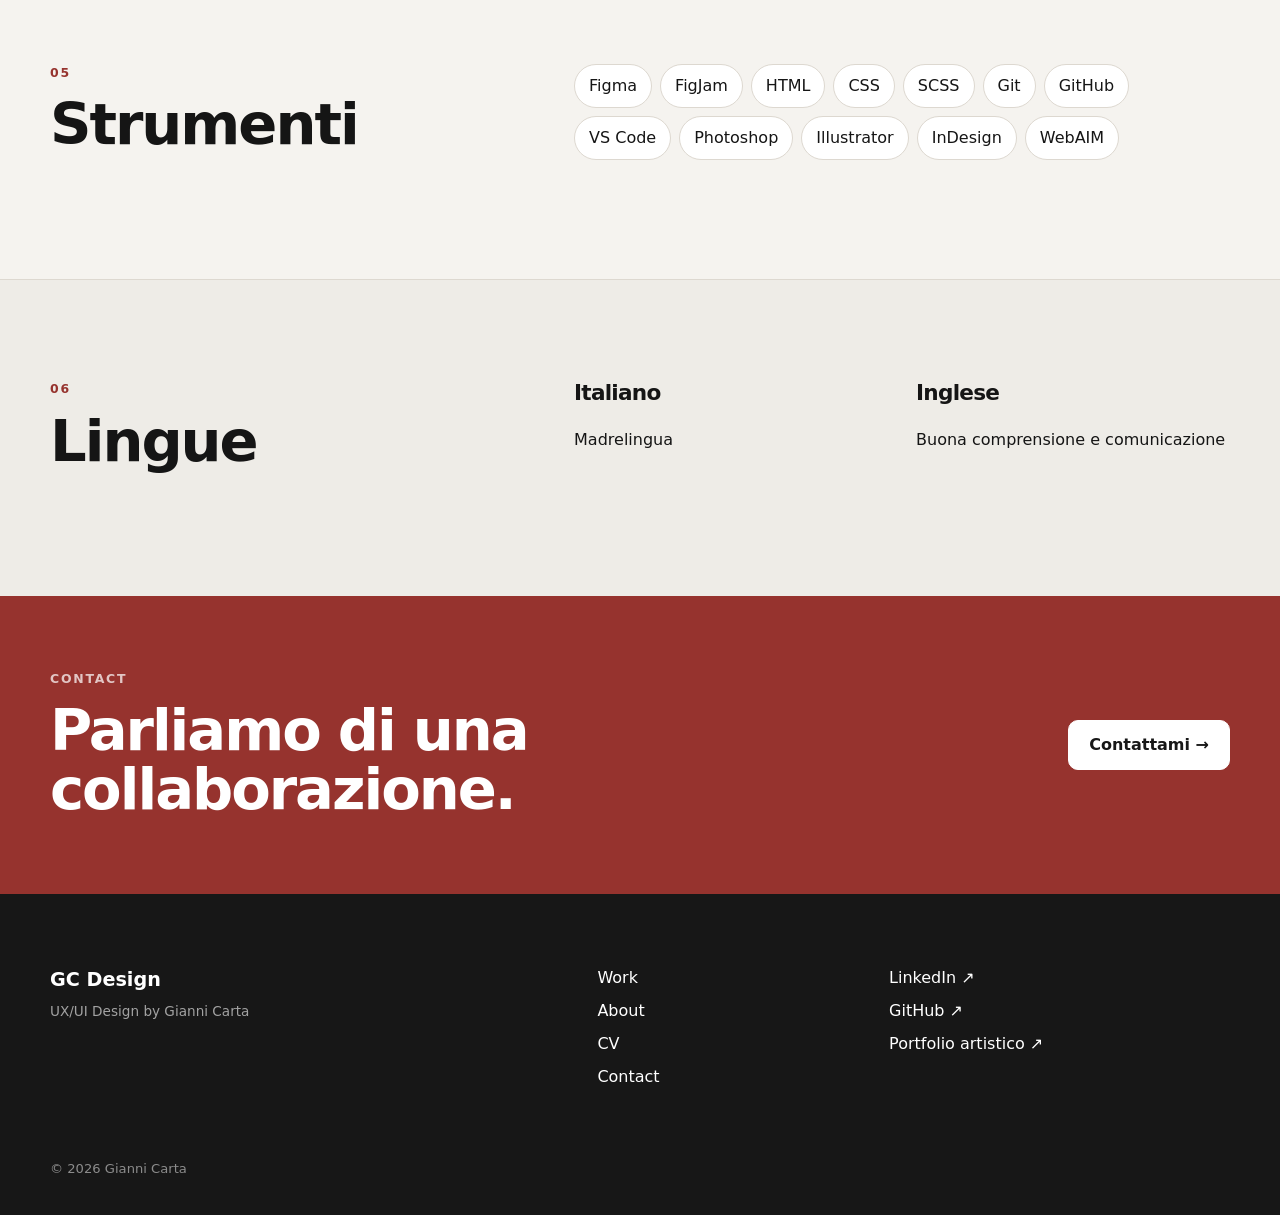
<file: cv.html>
<!DOCTYPE html>
<html lang="it">
<head>
<meta charset="UTF-8"><meta name="viewport" content="width=device-width, initial-scale=1.0"><meta name="description" content="Curriculum HTML di Gianni Carta, UX/UI designer con formazione nelle arti visive.">
<meta property="og:type" content="website"><meta property="og:title" content="CV | GC Design"><meta property="og:description" content="Curriculum HTML di Gianni Carta, UX/UI designer con formazione nelle arti visive."><meta property="og:image" content="https://giannicartaux-arch.github.io/gc-design/assets/img/gc-logo-finale.png"><meta property="og:url" content="https://giannicartaux-arch.github.io/gc-design/cv.html">
<title>CV | GC Design</title><link rel="icon" type="image/png" href="assets/img/gc-logo-finale.png"><link rel="stylesheet" href="css/main.css">
</head>
<body id="top">
<header class="site-header"><div class="site-shell header-inner"><a class="brand" href="index.html" aria-label="GC Design, Work"><span class="brand-name">GC Design</span><span class="brand-subtitle">UX/UI Design by Gianni Carta</span></a><button class="menu-toggle" type="button" aria-expanded="false" aria-controls="main-menu" aria-label="Apri il menu di navigazione"><span></span><span></span><span></span></button><nav id="main-menu" class="main-nav" aria-label="Navigazione principale"><ul class="nav-list"><li><a href="index.html">Work</a></li><li><a href="about.html">About</a></li></ul></nav></div></header>
<main>
<nav class="breadcrumb" aria-label="Breadcrumb"><div class="site-shell"><ol><li><a href="index.html">Work</a></li><li aria-hidden="true">/</li><li><a href="about.html">About</a></li><li aria-hidden="true">/</li><li aria-current="page">CV</li></ol></div></nav>
<section class="subpage-hero"><div class="site-shell subpage-hero-grid"><div><p class="kicker">Curriculum</p><h1>Gianni Carta</h1><p class="subpage-role">UX/UI Designer</p><p class="intro-lead">Designer con formazione nelle arti visive e un approccio basato su ricerca, accessibilità, chiarezza e progettazione responsive.</p></div><a class="button-primary cv-contact-button" href="contact.html">Contattami</a></div></section>
<section class="cv-section"><div class="site-shell cv-grid"><div class="cv-heading"><p class="kicker">01</p><h2>Profilo</h2></div><div class="cv-copy"><p>UX/UI designer con una formazione accademica in Pittura e Arti Visive. Il mio percorso unisce sensibilità visiva, capacità di ricerca e attenzione alla relazione tra contenuto, struttura e comportamento dell’interfaccia.</p><p>Progetto esperienze digitali chiare, accessibili e coerenti lavorando su ricerca utente, user journey, architettura dell’informazione, wireframe, prototipi e sistemi di componenti.</p></div></div></section>
<section class="cv-section section-muted"><div class="site-shell cv-grid"><div class="cv-heading"><p class="kicker">02</p><h2>Esperienza</h2></div><div class="cv-timeline"><article><div class="cv-meta"><strong>Gen 2026 — Giu 2026</strong><span>I.C. Nurri, Sardegna</span></div><div><h3>Docente di Arte e Immagine</h3><p>Docenza nella scuola secondaria di primo grado, progettazione delle lezioni, attività didattiche e valutazione.</p></div></article><article><div class="cv-meta"><strong>Apr 2024 — Gen 2026</strong><span>Amazon DSP, Cagliari</span></div><div><h3>Delivery Associate</h3><p>Organizzazione autonoma del lavoro, gestione del tempo, priorità e risoluzione rapida di problemi.</p></div></article><article><div class="cv-meta"><strong>2019</strong><span>Bologna</span></div><div><h3>Tirocinio presso lo studio di Moira Ricci</h3><p>Supporto alla produzione e organizzazione del progetto artistico “Andata e Ritorno”.</p></div></article></div></div></section>
<section class="cv-section"><div class="site-shell cv-grid"><div class="cv-heading"><p class="kicker">03</p><h2>Formazione</h2></div><div class="cv-timeline"><article><div class="cv-meta"><strong>2025 — oggi</strong><span>Start2Impact</span></div><div><h3>UX/UI Design</h3><p>UX Research, accessibilità, wireframing, UI design, prototipazione, HTML, CSS e SCSS.</p></div></article><article><div class="cv-meta"><strong>2017 — 2020</strong><span>Accademia di Belle Arti di Bologna</span></div><div><h3>Biennio specialistico in Pittura e Arti Visive</h3><p>Diploma accademico di secondo livello, voto 108/110.</p></div></article><article><div class="cv-meta"><strong>2013 — 2017</strong><span>Accademia di Belle Arti di Bologna</span></div><div><h3>Triennio in Pittura</h3><p>Diploma accademico di primo livello, voto 107/110.</p></div></article><article><div class="cv-meta"><strong>Diploma</strong><span>Liceo Artistico Foiso Fois, Cagliari</span></div><div><h3>Maturità artistica</h3><p>Formazione in discipline artistiche, disegno, progettazione e storia dell’arte.</p></div></article></div></div></section>
<section class="cv-section section-muted"><div class="site-shell cv-grid"><div class="cv-heading"><p class="kicker">04</p><h2>Competenze</h2></div><div class="skill-columns"><div><h3>UX Research</h3><p>Benchmark, personas, user journey, user flow, information architecture, usability testing.</p></div><div><h3>UI Design</h3><p>Wireframing, interfacce desktop/mobile, design system, componenti, prototipazione.</p></div><div><h3>Accessibilità</h3><p>Contrasto, gerarchia visiva, tastiera, focus states, target interattivi, semantica.</p></div></div></div></section>
<section class="cv-section"><div class="site-shell cv-grid"><div class="cv-heading"><p class="kicker">05</p><h2>Strumenti</h2></div><ul class="tool-cloud"><li>Figma</li><li>FigJam</li><li>HTML</li><li>CSS</li><li>SCSS</li><li>Git</li><li>GitHub</li><li>VS Code</li><li>Photoshop</li><li>Illustrator</li><li>InDesign</li><li>WebAIM</li></ul></div></section>
<section class="cv-section section-muted"><div class="site-shell cv-grid"><div class="cv-heading"><p class="kicker">06</p><h2>Lingue</h2></div><div class="language-grid"><div><h3>Italiano</h3><p>Madrelingua</p></div><div><h3>Inglese</h3><p>Buona comprensione e comunicazione</p></div></div></div></section>
<section class="contact-strip"><div class="site-shell contact-strip-inner"><div><p class="kicker kicker-light">Contact</p><h2>Parliamo di una collaborazione.</h2></div><a class="button-light" href="contact.html">Contattami →</a></div></section>
</main>
<footer class="site-footer"><div class="site-shell footer-grid"><div><p class="footer-brand">GC Design</p><p class="footer-note">UX/UI Design by Gianni Carta</p></div><nav aria-label="Navigazione secondaria"><ul class="footer-links"><li><a href="index.html">Work</a></li><li><a href="about.html">About</a></li><li><a href="cv.html">CV</a></li><li><a href="contact.html">Contact</a></li></ul></nav><div class="footer-links"><a href="https://www.linkedin.com/in/gianni-carta-244ba2430/" target="_blank" rel="noopener noreferrer">LinkedIn ↗</a><a href="https://github.com/giannicartaux-arch" target="_blank" rel="noopener noreferrer">GitHub ↗</a><a href="https://giannicarta.com" target="_blank" rel="noopener noreferrer">Portfolio artistico ↗</a></div><p class="footer-copy">© 2026 Gianni Carta</p></div></footer>
<button class="back-to-top" type="button" aria-label="Torna all'inizio della pagina" title="Torna su">↑</button><script src="js/main.js"></script></body></html>
</file>
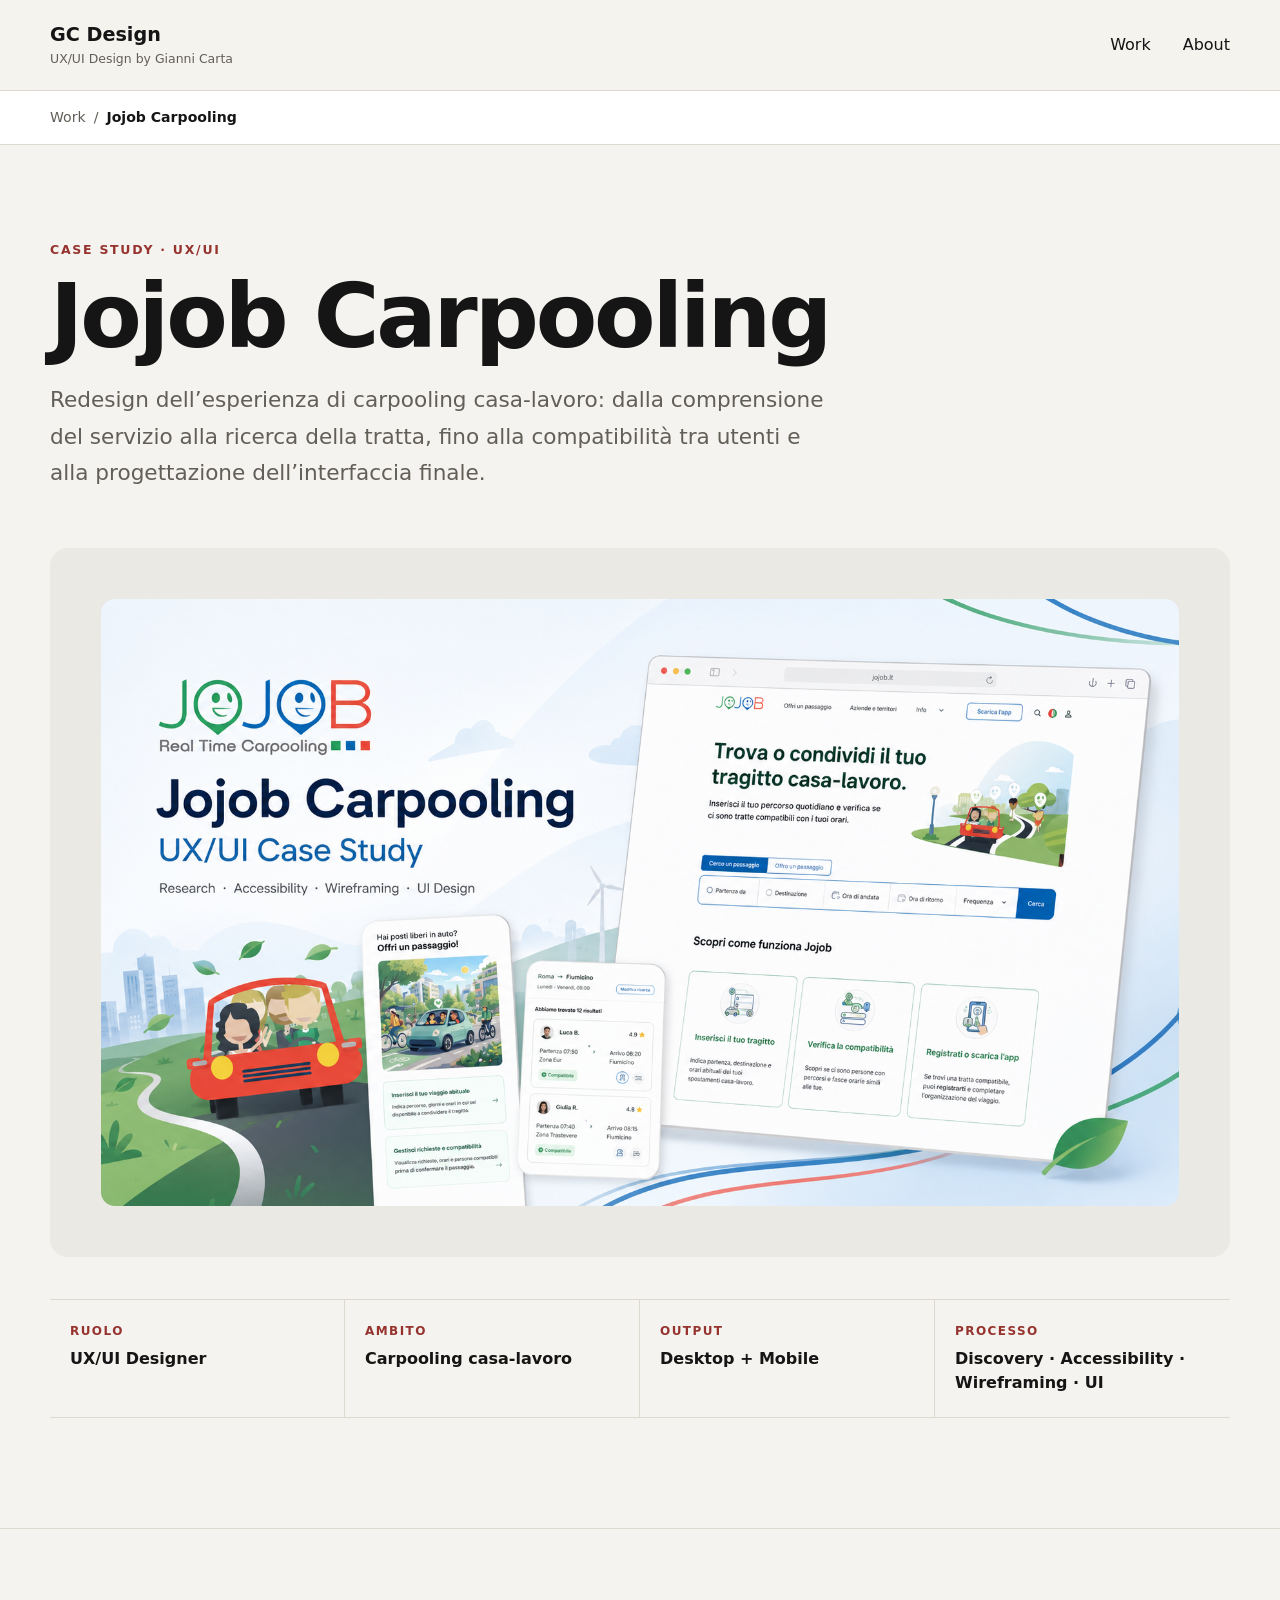
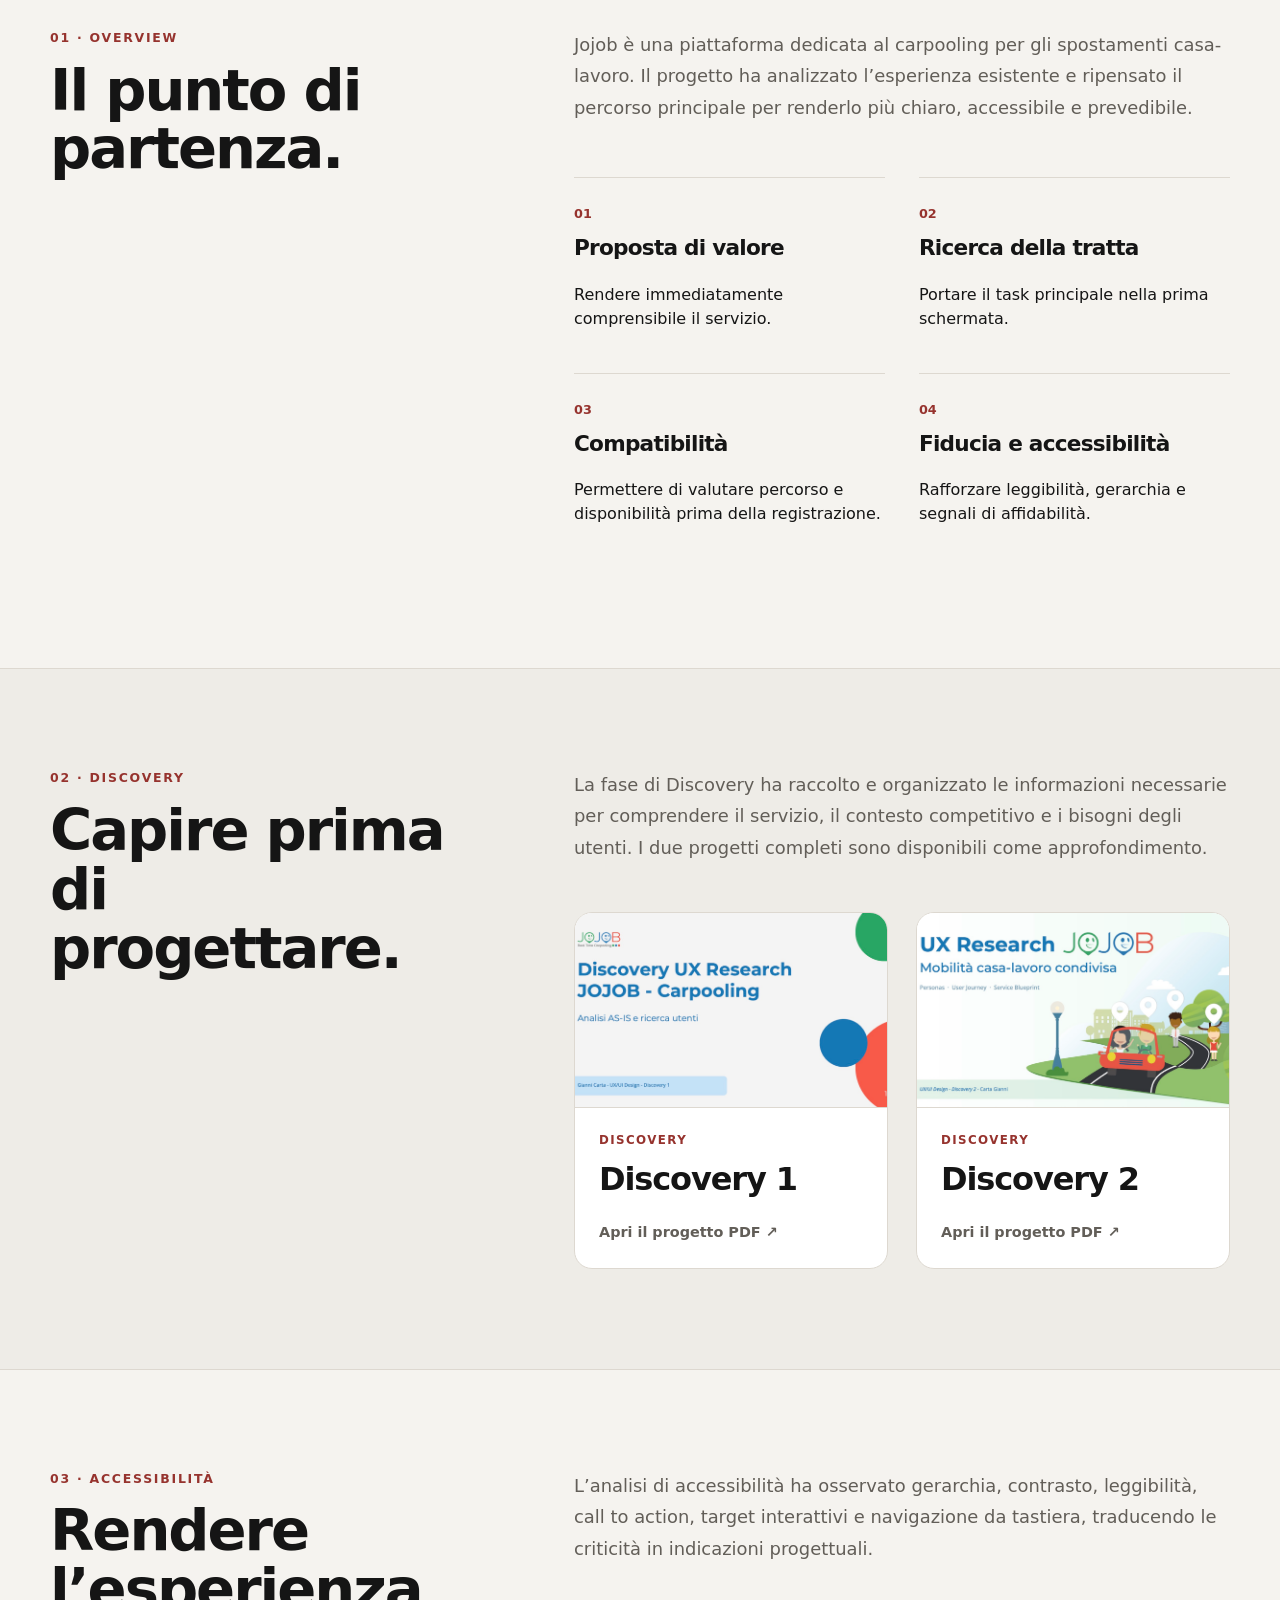
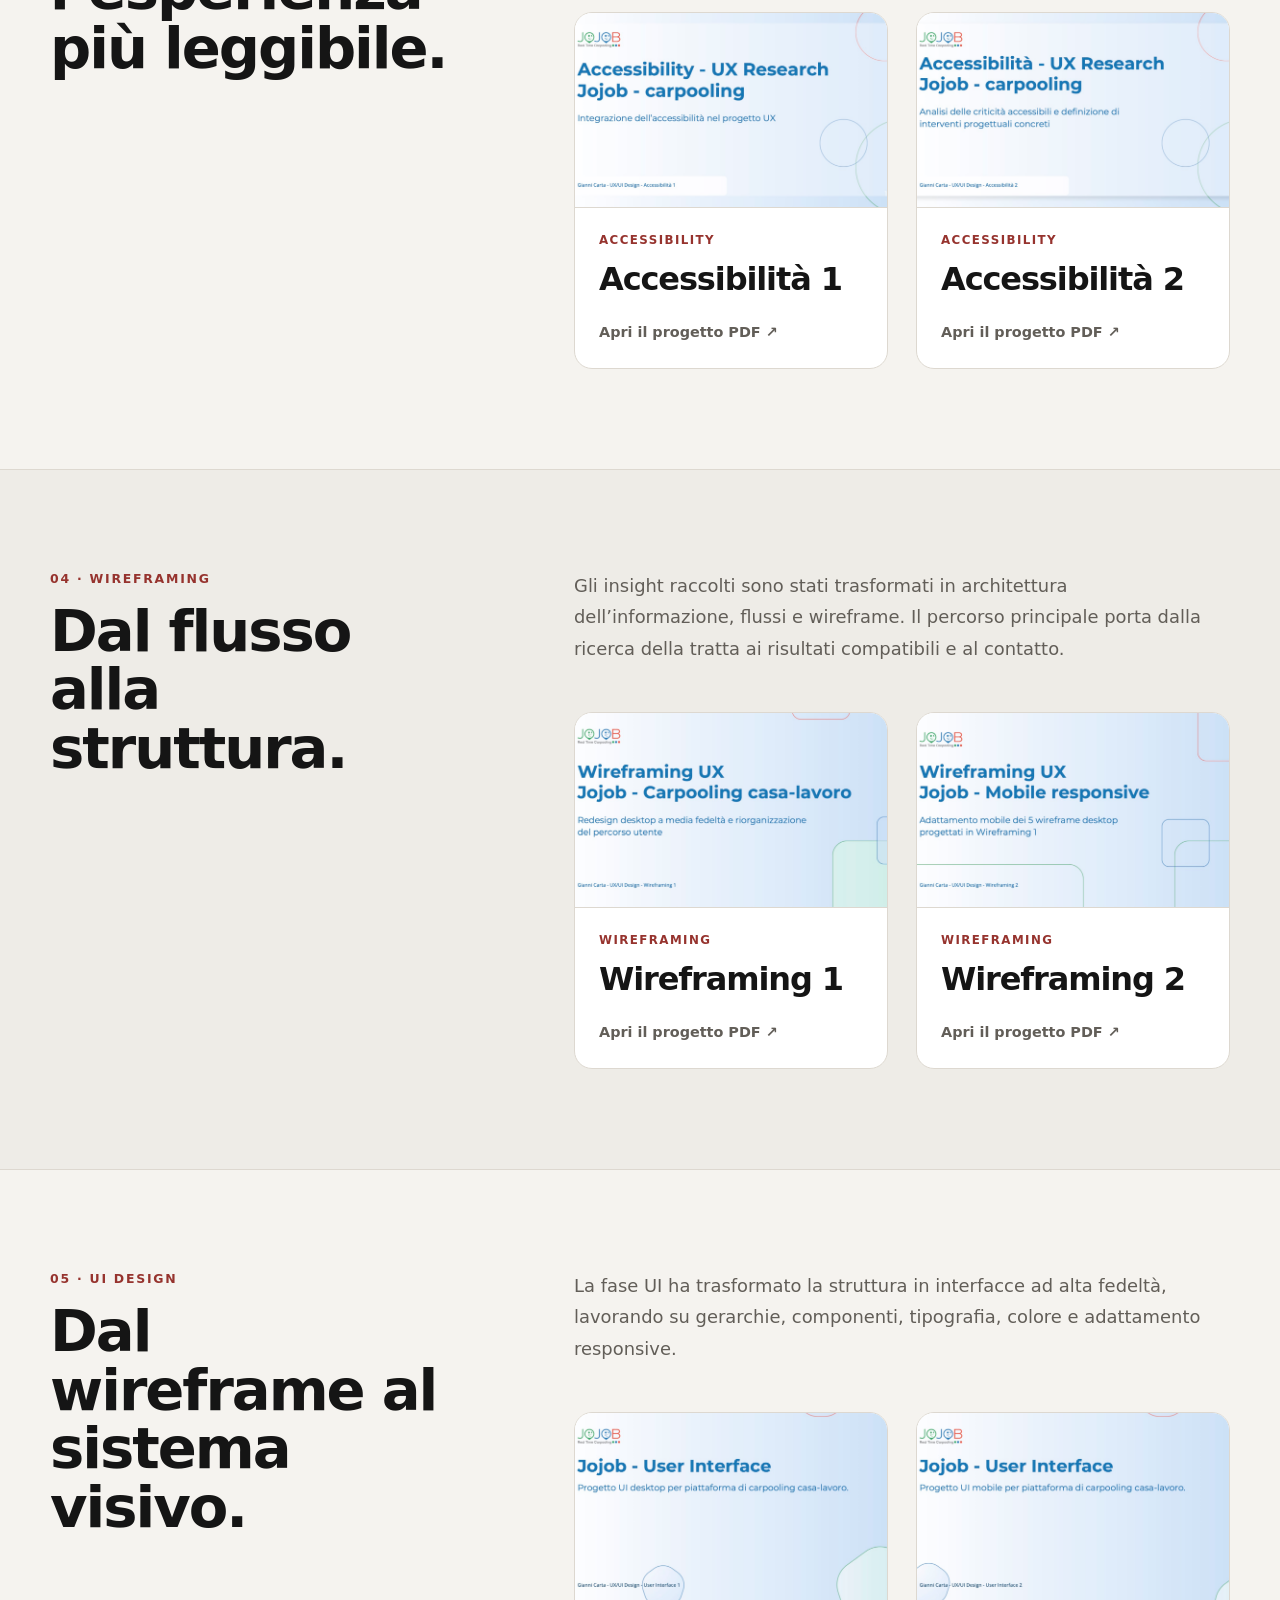
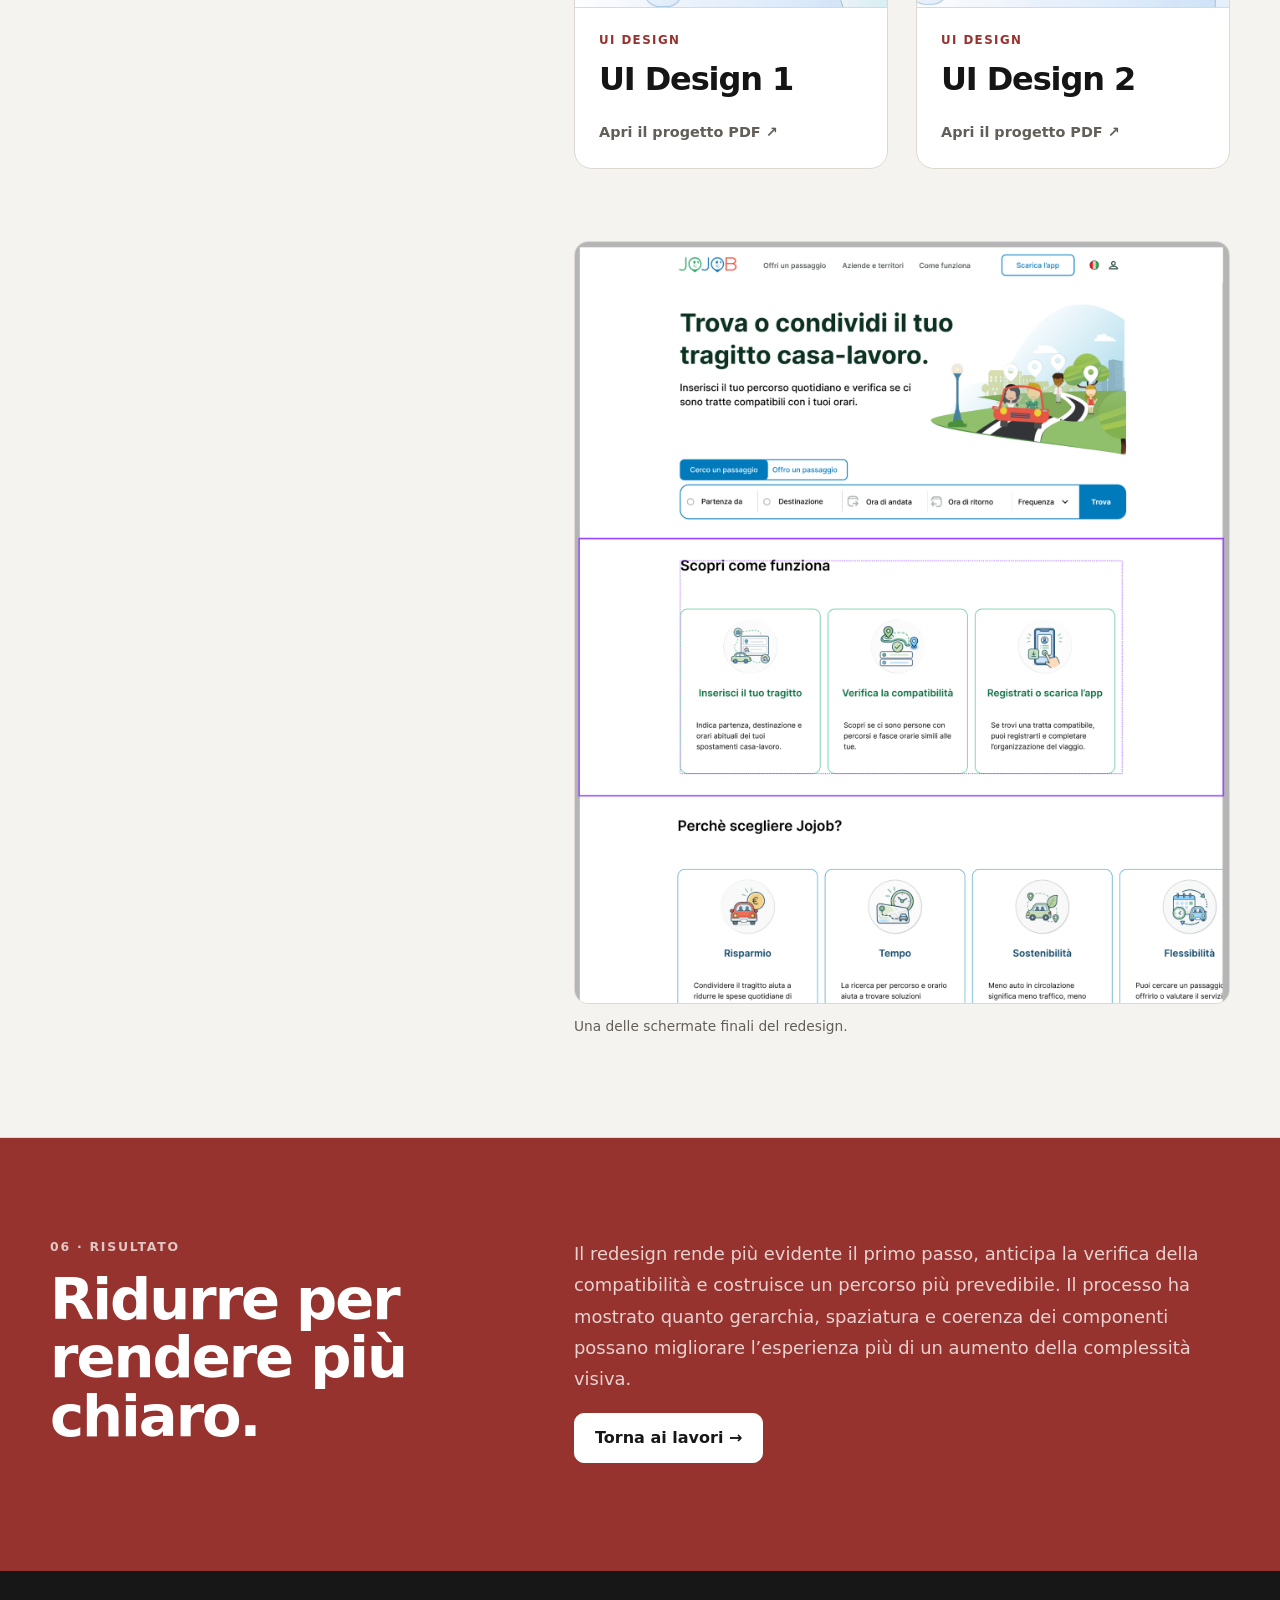
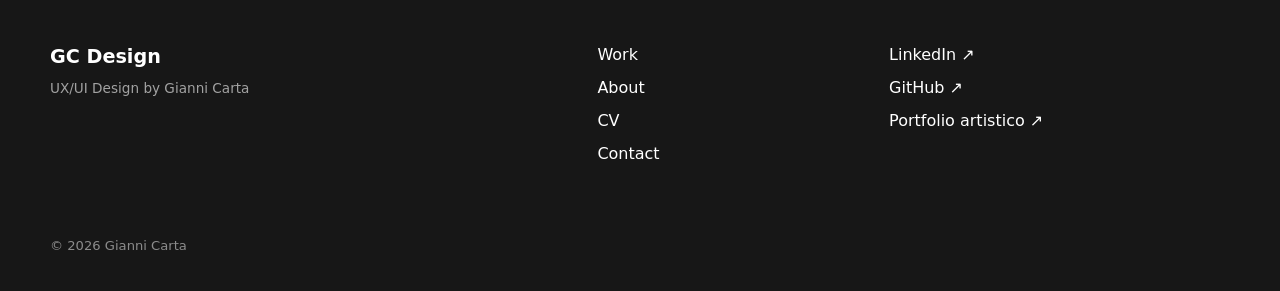
<file: jojob.html>
<!DOCTYPE html>
<html lang="it">
<head>
  <meta charset="UTF-8">
  <meta name="viewport" content="width=device-width, initial-scale=1.0">
  <meta name="description" content="Case study UX/UI di Gianni Carta sul redesign di Jojob Carpooling.">

  <meta property="og:type" content="website">
  <meta property="og:title" content="Jojob Carpooling | GC Design">
  <meta property="og:description" content="Case study UX/UI di Gianni Carta sul redesign di Jojob Carpooling.">
  <meta property="og:image" content="https://giannicartaux-arch.github.io/gc-design/assets/img/jojob/jojob-home-desktop.png">
  <meta property="og:url" content="https://giannicartaux-arch.github.io/gc-design/jojob.html">

  <title>Jojob Carpooling | GC Design</title>

  <link rel="icon" type="image/png" href="assets/img/gc-logo-finale.png">
  <link rel="stylesheet" href="css/main.css">
</head>
<body id="top">
  <header class="site-header">
    <div class="site-shell header-inner">
      <a class="brand" href="index.html" aria-label="GC Design, Work">
        <span class="brand-name">GC Design</span>
        <span class="brand-subtitle">UX/UI Design by Gianni Carta</span>
      </a>

      <button
        class="menu-toggle"
        type="button"
        aria-expanded="false"
        aria-controls="main-menu"
        aria-label="Apri il menu di navigazione"
      >
        <span></span><span></span><span></span>
      </button>

      <nav id="main-menu" class="main-nav" aria-label="Navigazione principale">
        <ul class="nav-list">
          <li><a href="index.html">Work</a></li>
          <li><a href="about.html">About</a></li>
        </ul>
      </nav>
    </div>
  </header>

  <main>

    <nav class="breadcrumb" aria-label="Breadcrumb">
      <div class="site-shell">
        <ol>
          <li><a href="index.html">Work</a></li>
          <li aria-hidden="true">/</li>
          <li aria-current="page">Jojob Carpooling</li>
        </ol>
      </div>
    </nav>

    <section class="case-hero">
      <div class="site-shell">

        <div class="case-hero-copy reveal">
          <p class="kicker">Case study · UX/UI</p>
          <h1>Jojob Carpooling</h1>
          <p class="intro-lead">
            Redesign dell’esperienza di carpooling casa-lavoro: dalla comprensione
            del servizio alla ricerca della tratta, fino alla compatibilità tra
            utenti e alla progettazione dell’interfaccia finale.
          </p>
        </div>

        <figure class="case-cover reveal">
          <img
            src="assets/img/jojob/jojob-cover.png"
            alt="Cover del case study Jojob Carpooling con interfacce desktop e mobile"
          >
        </figure>

        <dl class="case-facts reveal">
          <div>
            <dt>Ruolo</dt>
            <dd>UX/UI Designer</dd>
          </div>

          <div>
            <dt>Ambito</dt>
            <dd>Carpooling casa-lavoro</dd>
          </div>

          <div>
            <dt>Output</dt>
            <dd>Desktop + Mobile</dd>
          </div>

          <div>
            <dt>Processo</dt>
            <dd>Discovery · Accessibility · Wireframing · UI</dd>
          </div>
        </dl>

      </div>
    </section>


    <section class="case-section">
      <div class="site-shell case-grid">

        <div class="case-heading">
          <p class="kicker">01 · Overview</p>
          <h2>Il punto di partenza.</h2>
        </div>

        <div class="case-body reveal">
          <p class="case-lead">
            Jojob è una piattaforma dedicata al carpooling per gli spostamenti
            casa-lavoro. Il progetto ha analizzato l’esperienza esistente e
            ripensato il percorso principale per renderlo più chiaro, accessibile
            e prevedibile.
          </p>

          <div class="problem-grid">
            <article>
              <span>01</span>
              <h3>Proposta di valore</h3>
              <p>Rendere immediatamente comprensibile il servizio.</p>
            </article>

            <article>
              <span>02</span>
              <h3>Ricerca della tratta</h3>
              <p>Portare il task principale nella prima schermata.</p>
            </article>

            <article>
              <span>03</span>
              <h3>Compatibilità</h3>
              <p>Permettere di valutare percorso e disponibilità prima della registrazione.</p>
            </article>

            <article>
              <span>04</span>
              <h3>Fiducia e accessibilità</h3>
              <p>Rafforzare leggibilità, gerarchia e segnali di affidabilità.</p>
            </article>
          </div>
        </div>

      </div>
    </section>


    <section class="case-section section-muted">
      <div class="site-shell case-grid">

        <div class="case-heading">
          <p class="kicker">02 · Discovery</p>
          <h2>Capire prima di progettare.</h2>
        </div>

        <div class="case-body">

          <p class="case-lead reveal">
            La fase di Discovery ha raccolto e organizzato le informazioni
            necessarie per comprendere il servizio, il contesto competitivo e i
            bisogni degli utenti. I due progetti completi sono disponibili come
            approfondimento.
          </p>

          <div class="case-resource-grid">

            <a
              class="case-resource-card reveal"
              href="assets/pdf/jojob/progetto-discovery-1.pdf"
              target="_blank"
              rel="noopener noreferrer"
            >
              <div class="case-resource-media">
                <img
                  src="assets/img/jojob/covers/progetto-discovery-1-cover.webp"
                  alt="Cover del progetto Discovery 1 di Jojob"
                >
              </div>

              <div class="case-resource-copy">
                <p class="case-resource-label">Discovery</p>
                <h3>Discovery 1</h3>
                <span>Apri il progetto PDF ↗</span>
              </div>
            </a>


            <a
              class="case-resource-card reveal"
              href="assets/pdf/jojob/progetto-discovery-2.pdf"
              target="_blank"
              rel="noopener noreferrer"
            >
              <div class="case-resource-media">
                <img
                  src="assets/img/jojob/covers/progetto-discovery-2-cover.webp"
                  alt="Cover del progetto Discovery 2 di Jojob"
                >
              </div>

              <div class="case-resource-copy">
                <p class="case-resource-label">Discovery</p>
                <h3>Discovery 2</h3>
                <span>Apri il progetto PDF ↗</span>
              </div>
            </a>

          </div>

        </div>

      </div>
    </section>


    <section class="case-section">
      <div class="site-shell case-grid">

        <div class="case-heading">
          <p class="kicker">03 · Accessibilità</p>
          <h2>Rendere l’esperienza più leggibile.</h2>
        </div>

        <div class="case-body">

          <p class="case-lead reveal">
            L’analisi di accessibilità ha osservato gerarchia, contrasto,
            leggibilità, call to action, target interattivi e navigazione da
            tastiera, traducendo le criticità in indicazioni progettuali.
          </p>

          <div class="case-resource-grid">

            <a
              class="case-resource-card reveal"
              href="assets/pdf/jojob/progetto-accessibilita-1.pdf"
              target="_blank"
              rel="noopener noreferrer"
            >
              <div class="case-resource-media">
                <img
                  src="assets/img/jojob/covers/progetto-accessibilita-1-cover.webp"
                  alt="Cover del progetto Accessibilità 1 di Jojob"
                >
              </div>

              <div class="case-resource-copy">
                <p class="case-resource-label">Accessibility</p>
                <h3>Accessibilità 1</h3>
                <span>Apri il progetto PDF ↗</span>
              </div>
            </a>


            <a
              class="case-resource-card reveal"
              href="assets/pdf/jojob/progetto-accessibilita-2.pdf"
              target="_blank"
              rel="noopener noreferrer"
            >
              <div class="case-resource-media">
                <img
                  src="assets/img/jojob/covers/progetto-accessibilita-2-cover.webp"
                  alt="Cover del progetto Accessibilità 2 di Jojob"
                >
              </div>    

              <div class="case-resource-copy">
                <p class="case-resource-label">Accessibility</p>
                <h3>Accessibilità 2</h3>
                <span>Apri il progetto PDF ↗</span>
              </div>
            </a>

          </div>

        </div>

      </div>
    </section>


    <section class="case-section section-muted">
      <div class="site-shell case-grid">

        <div class="case-heading">
          <p class="kicker">04 · Wireframing</p>
          <h2>Dal flusso alla struttura.</h2>
        </div>

        <div class="case-body">

          <p class="case-lead reveal">
            Gli insight raccolti sono stati trasformati in architettura
            dell’informazione, flussi e wireframe. Il percorso principale porta
            dalla ricerca della tratta ai risultati compatibili e al contatto.
          </p>

          <div class="case-resource-grid">

            <a
              class="case-resource-card reveal"
              href="assets/pdf/jojob/progetto-wireframing-1.pdf"
              target="_blank"
              rel="noopener noreferrer"
            >
              <div class="case-resource-media">
                <img
                  src="assets/img/jojob/covers/progetto-wireframing-1-cover.webp"
                  alt="Cover del progetto Wireframing 1 di Jojob"
                >
              </div>

              <div class="case-resource-copy">
                <p class="case-resource-label">Wireframing</p>
                <h3>Wireframing 1</h3>
                <span>Apri il progetto PDF ↗</span>
              </div>
            </a>


            <a
              class="case-resource-card reveal"
              href="assets/pdf/jojob/progetto-wireframing-2.pdf"
              target="_blank"
              rel="noopener noreferrer"
            >
              <div class="case-resource-media">
                <img
                  src="assets/img/jojob/covers/progetto-wireframing-2-cover.webp"
                  alt="Cover del progetto Wireframing 2 di Jojob"
                >
              </div>

              <div class="case-resource-copy">
                <p class="case-resource-label">Wireframing</p>
                <h3>Wireframing 2</h3>
                <span>Apri il progetto PDF ↗</span>
              </div>
            </a>

          </div>

        </div>

      </div>
    </section>


    <section class="case-section">
      <div class="site-shell case-grid">

        <div class="case-heading">
          <p class="kicker">05 · UI Design</p>
          <h2>Dal wireframe al sistema visivo.</h2>
        </div>

        <div class="case-body">

          <p class="case-lead reveal">
            La fase UI ha trasformato la struttura in interfacce ad alta fedeltà,
            lavorando su gerarchie, componenti, tipografia, colore e adattamento
            responsive.
          </p>

          <div class="case-resource-grid">

            <a
              class="case-resource-card reveal"
              href="assets/pdf/jojob/progetto-ui-design-1.pdf"
              target="_blank"
              rel="noopener noreferrer"
            >
              <div class="case-resource-media">
                <img
                  src="assets/img/jojob/covers/progetto-ui-design-1-cover.webp"
                  alt="Cover del progetto UI Design 1 di Jojob"
                >
              </div>

              <div class="case-resource-copy">
                <p class="case-resource-label">UI Design</p>
                <h3>UI Design 1</h3>
                <span>Apri il progetto PDF ↗</span>
              </div>
            </a>


            <a
              class="case-resource-card reveal"
              href="assets/pdf/jojob/progetto-ui-design-2.pdf"
              target="_blank"
              rel="noopener noreferrer"
            >
              <div class="case-resource-media">
                <img
                  src="assets/img/jojob/covers/progetto-ui-design-2-cover.webp"
                  alt="Cover del progetto UI Design 2 di Jojob"
                >
              </div>

              <div class="case-resource-copy">
                <p class="case-resource-label">UI Design</p>
                <h3>UI Design 2</h3>
                <span>Apri il progetto PDF ↗</span>
              </div>
            </a>

          </div>


          <figure class="case-figure case-final-ui reveal">
            <img
              src="assets/img/jojob/jojob-home-desktop.png"
              alt="Homepage desktop finale del redesign Jojob"
            >
            <figcaption>Una delle schermate finali del redesign.</figcaption>
          </figure>

        </div>

      </div>
    </section>


    <section class="case-section case-result">
      <div class="site-shell case-grid">

        <div class="case-heading">
          <p class="kicker kicker-light">06 · Risultato</p>
          <h2>Ridurre per rendere più chiaro.</h2>
        </div>

        <div class="case-body reveal">
          <p class="case-lead">
            Il redesign rende più evidente il primo passo, anticipa la verifica
            della compatibilità e costruisce un percorso più prevedibile. Il
            processo ha mostrato quanto gerarchia, spaziatura e coerenza dei
            componenti possano migliorare l’esperienza più di un aumento della
            complessità visiva.
          </p>

          <a class="button-light" href="index.html">
            Torna ai lavori →
          </a>
        </div>

      </div>
    </section>

  </main>

  <footer class="site-footer">
    <div class="site-shell footer-grid">
      <div>
        <p class="footer-brand">GC Design</p>
        <p class="footer-note">UX/UI Design by Gianni Carta</p>
      </div>

      <nav aria-label="Navigazione secondaria">
        <ul class="footer-links">
          <li><a href="index.html">Work</a></li>
          <li><a href="about.html">About</a></li>
          <li><a href="cv.html">CV</a></li>
          <li><a href="contact.html">Contact</a></li>
        </ul>
      </nav>

      <div class="footer-links">
        <a href="https://www.linkedin.com/in/gianni-carta-244ba2430/" target="_blank" rel="noopener noreferrer">LinkedIn ↗</a>
        <a href="https://github.com/giannicartaux-arch" target="_blank" rel="noopener noreferrer">GitHub ↗</a>
        <a href="https://giannicarta.com" target="_blank" rel="noopener noreferrer">Portfolio artistico ↗</a>
      </div>

      <p class="footer-copy">© 2026 Gianni Carta</p>
    </div>
  </footer>

  <button class="back-to-top" type="button" aria-label="Torna all'inizio della pagina" title="Torna su">
    ↑
  </button>

  <script src="js/main.js"></script>
</body>
</html>
</file>
<file: css/main.css>
:root {
  --body-font-family: Inter, ui-sans-serif, system-ui, -apple-system, BlinkMacSystemFont, "Segoe UI", sans-serif;
}

*,
*::before,
*::after {
  box-sizing: border-box;
}

html {
  scroll-behavior: smooth;
}

body {
  margin: 0;
  background: #f5f3ef;
  color: #151515;
  font-family: var(--body-font-family);
  line-height: 1.5;
}

body.menu-open {
  overflow: hidden;
}

img,
video,
svg {
  display: block;
  max-width: 100%;
}

a {
  color: inherit;
}

a:focus-visible,
button:focus-visible,
input:focus-visible,
textarea:focus-visible {
  outline: 3px solid rgba(150, 51, 46, 0.28);
  outline-offset: 4px;
}

button,
input,
textarea {
  font: inherit;
}

ul,
ol {
  margin: 0;
  padding: 0;
}

.site-shell {
  width: min(100% - 48px, 1180px);
  margin-inline: auto;
}

.visually-hidden {
  position: absolute;
  width: 1px;
  height: 1px;
  padding: 0;
  margin: -1px;
  overflow: hidden;
  clip: rect(0, 0, 0, 0);
  white-space: nowrap;
  border: 0;
}

.kicker {
  margin: 0 0 14px;
  color: #96332e;
  font-size: 0.78rem;
  font-weight: 800;
  letter-spacing: 0.14em;
  text-transform: uppercase;
}

.kicker-light {
  color: rgba(255, 255, 255, 0.72);
}

h1,
h2,
h3,
p {
  margin-top: 0;
}

h1,
h2,
h3 {
  font-weight: 760;
  letter-spacing: -0.035em;
}

h1 {
  margin-bottom: 24px;
  font-size: clamp(3rem, 7vw, 6.4rem);
  line-height: 0.94;
}

h2 {
  margin-bottom: 24px;
  font-size: clamp(2rem, 4.5vw, 4.2rem);
  line-height: 1.02;
}

h3 {
  font-size: 1.35rem;
  line-height: 1.2;
}

.intro-lead {
  max-width: 780px;
  margin-bottom: 32px;
  color: #625e58;
  font-size: clamp(1.08rem, 1.8vw, 1.35rem);
  line-height: 1.7;
}

.text-link {
  color: #96332e;
  font-weight: 700;
  text-decoration: none;
}

.text-link:hover {
  text-decoration: underline;
}

.button-primary,
.button-secondary,
.button-light {
  display: inline-flex;
  align-items: center;
  justify-content: center;
  min-height: 48px;
  padding: 12px 20px;
  border-radius: 10px;
  font-weight: 700;
  text-decoration: none;
  transition: transform 180ms ease, background-color 180ms ease, color 180ms ease;
}

.button-primary {
  border: 1px solid #96332e;
  background: #96332e;
  color: #fff;
}

.button-primary:hover {
  background: #782721;
  color: #fff;
  transform: translateY(-2px);
}

.button-secondary {
  border: 1px solid #151515;
  background: transparent;
  color: #151515;
}

.button-secondary:hover {
  background: #151515;
  color: #fff;
  transform: translateY(-2px);
}

.button-light {
  border: 1px solid #fff;
  background: #fff;
  color: #171717;
}

.button-light:hover {
  color: #171717;
  transform: translateY(-2px);
}

.button-light-outline {
  background: transparent;
  color: #fff;
}

/* HEADER */
.site-header {
  position: sticky;
  top: 0;
  z-index: 1000;
  border-bottom: 1px solid #ddd8d0;
  background: rgba(245, 243, 239, 0.94);
  backdrop-filter: blur(14px);
}

.header-inner {
  display: flex;
  min-height: 90px;
  align-items: center;
  justify-content: space-between;
  gap: 32px;
}

.brand {
  display: inline-flex;
  flex-direction: column;
  text-decoration: none;
}

.brand-name {
  font-size: 1.2rem;
  font-weight: 800;
}

.brand-subtitle {
  color: #625e58;
  font-size: 0.78rem;
}

.nav-list {
  display: flex;
  gap: 32px;
  list-style: none;
}

.nav-list a {
  position: relative;
  padding: 8px 0;
  text-decoration: none;
}

.nav-list a::after {
  position: absolute;
  right: 0;
  bottom: 2px;
  left: 0;
  height: 2px;
  background: #96332e;
  content: "";
  opacity: 0;
  transform: scaleX(0.4);
  transition: opacity 160ms ease, transform 160ms ease;
}

.nav-list a:hover::after,
.nav-list a.active::after {
  opacity: 1;
  transform: scaleX(1);
}

.menu-toggle {
  display: none;
  width: 44px;
  height: 44px;
  padding: 9px;
  border: 0;
  background: transparent;
}

.menu-toggle span {
  display: block;
  height: 2px;
  margin: 5px 0;
  background: #151515;
  transition: transform 180ms ease, opacity 180ms ease;
}

/* HOME / WORK */
.work-intro {
  padding-block: clamp(86px, 11vw, 150px) clamp(78px, 9vw, 120px);
}

.work-intro-inner {
  max-width: 940px;
  margin-inline: auto;
  text-align: center;
}

.work-intro-inner .kicker {
  margin-bottom: 22px;
}

.work-intro-inner h1 {
  max-width: 920px;
  margin-inline: auto;
  margin-bottom: 26px;
  font-size: clamp(3.7rem, 7.2vw, 6.7rem);
  line-height: 0.94;
  letter-spacing: -0.055em;
  text-wrap: balance;
}

.work-intro-inner .intro-lead {
  max-width: 760px;
  margin-inline: auto;
  font-size: clamp(1.05rem, 1.45vw, 1.25rem);
  line-height: 1.68;
}

.intro-actions {
  display: flex;
  flex-wrap: wrap;
  justify-content: center;
  gap: 14px;
  margin-top: 38px;
}

.intro-action {
  display: inline-flex;
  align-items: center;
  justify-content: space-between;
  gap: 28px;
  min-width: 168px;
  min-height: 52px;
  padding: 13px 17px 13px 20px;
  border-radius: 12px;
  font-size: 0.94rem;
  font-weight: 760;
  letter-spacing: -0.01em;
  text-decoration: none;
  transition: transform 180ms ease, background-color 180ms ease, border-color 180ms ease, color 180ms ease, box-shadow 180ms ease;
}

.intro-action-icon {
  display: inline-flex;
  align-items: center;
  justify-content: center;
  width: 24px;
  height: 24px;
  font-size: 1rem;
  transition: transform 180ms ease;
}

.intro-action-primary {
  border: 1px solid #96332e;
  background: #96332e;
  color: #fff;
  box-shadow: 0 8px 22px rgba(150, 51, 46, 0.12);
}

.intro-action-primary:hover,
.intro-action-primary:focus-visible {
  border-color: #782721;
  background: #782721;
  color: #fff;
  box-shadow: 0 12px 28px rgba(150, 51, 46, 0.18);
  transform: translateY(-2px);
}

.intro-action-secondary {
  border: 1px solid #ddd8d0;
  background: rgba(255, 255, 255, 0.56);
  color: #151515;
}

.intro-action-secondary:hover,
.intro-action-secondary:focus-visible {
  border-color: rgba(21, 21, 21, 0.45);
  background: #ffffff;
  color: #151515;
  transform: translateY(-2px);
}

.intro-action:hover .intro-action-icon,
.intro-action:focus-visible .intro-action-icon {
  transform: translate(2px, -2px);
}

.intro-links {
  margin-top: 28px;
}

.work-section {
  padding: 36px 0 120px;
}

.section-label-row {
  margin-bottom: 28px;
}

.work-list {
  display: grid;
  gap: 42px;
}

.work-card {
  position: relative;
  display: block;
  overflow: hidden;
  aspect-ratio: 16/9;
  border-radius: 18px;
  background: #ddd;
  box-shadow: 0 18px 50px rgba(0, 0, 0, 0.08);
  text-decoration: none;
}

.work-card img {
  width: 100%;
  height: 100%;
  -o-object-fit: cover;
     object-fit: cover;
  transition: transform 420ms ease, filter 260ms ease;
}

.work-card::after {
  position: absolute;
  inset: 0;
  background: rgba(0, 0, 0, 0.58);
  content: "";
  opacity: 0;
  transition: opacity 220ms ease;
}

.work-card-overlay {
  position: absolute;
  z-index: 2;
  inset: auto 0 0 0;
  display: flex;
  flex-direction: column;
  gap: 8px;
  padding: clamp(24px, 5vw, 54px);
  color: #fff;
  opacity: 0;
  transform: translateY(14px);
  transition: opacity 220ms ease, transform 220ms ease, background-color 220ms ease;
}

.work-card-type {
  font-size: 0.8rem;
  font-weight: 800;
  letter-spacing: 0.12em;
  text-transform: uppercase;
}

.work-card-title {
  max-width: 800px;
  font-size: clamp(2rem, 5vw, 5rem);
  font-weight: 760;
  letter-spacing: -0.045em;
  line-height: 0.98;
}

.work-card-action {
  margin-top: 8px;
  font-weight: 700;
}

.work-card:hover img,
.work-card:focus-visible img {
  filter: saturate(0.8);
  transform: scale(1.015);
}

.work-card:hover::after,
.work-card:focus-visible::after,
.work-card:hover .work-card-overlay,
.work-card:focus-visible .work-card-overlay {
  opacity: 1;
}

.work-card:hover .work-card-overlay,
.work-card:focus-visible .work-card-overlay {
  transform: translateY(0);
}

.work-card:hover .work-card-overlay,
.work-card:focus-visible .work-card-overlay {
  background: rgba(0, 0, 0, 0.62);
}

.home-about,
.about-block,
.cv-section,
.contact-main,
.case-section {
  padding: 100px 0;
  border-top: 1px solid #ddd8d0;
}

.split-section,
.case-grid,
.cv-grid {
  display: grid;
  grid-template-columns: minmax(260px, 0.9fr) minmax(0, 1.4fr);
  gap: clamp(48px, 8vw, 110px);
  align-items: start;
}

@media (min-width: 901px) {
  .about-block .split-section > div:first-child,
  .home-about .split-section > div:first-child {
    position: sticky;
    top: 132px;
    align-self: start;
  }
}
.split-copy {
  max-width: 720px;
  color: #625e58;
  font-size: 1.08rem;
  line-height: 1.8;
}

.split-copy p + p {
  margin-top: 22px;
}

.contact-strip {
  padding: 74px 0;
  background: #96332e;
  color: #fff;
}

.contact-strip-inner {
  display: flex;
  align-items: center;
  justify-content: space-between;
  gap: 36px;
}

.contact-strip h2 {
  max-width: 760px;
  margin-bottom: 0;
}

/* ABOUT */
.about-hero,
.subpage-hero,
.contact-hero,
.case-hero {
  padding: 96px 0 110px;
}

.about-hero-grid,
.contact-hero-grid,
.subpage-hero-grid {
  display: grid;
  grid-template-columns: minmax(0, 1.25fr) minmax(280px, 0.75fr);
  gap: clamp(48px, 8vw, 110px);
  align-items: center;
}

.cv-contact-button {
  align-self: end;
}

.about-actions {
  display: flex;
  flex-wrap: wrap;
  gap: 16px;
  margin-top: 28px;
}

.contact-strip-actions {
  display: flex;
  flex-wrap: wrap;
  gap: 16px;
}

.portrait-card {
  margin: 0;
}

.portrait-card img {
  width: 100%;
  aspect-ratio: 4/5;
  border-radius: 18px;
  -o-object-fit: cover;
     object-fit: cover;
}

.section-muted {
  background: #eeece7;
}

.principles-list {
  width: 100%;
}

.principle-item {
  display: grid;
  grid-template-columns: 54px minmax(0, 1fr);
  gap: 24px;
  align-items: start;
  padding: 30px 0;
  border-bottom: 1px solid #ddd8d0;
}

.principle-item:first-child {
  border-top: 1px solid #ddd8d0;
}

.principle-number {
  padding-top: 4px;
  color: #96332e;
  font-size: 0.8rem;
  font-weight: 800;
  letter-spacing: 0.08em;
}

.principle-copy {
  min-width: 0;
  max-width: 680px;
}

.principle-copy h3 {
  margin-bottom: 10px;
  font-size: clamp(1.25rem, 2vw, 1.65rem);
}

.principle-copy p {
  max-width: 620px;
  margin-bottom: 0;
  color: #625e58;
  font-size: 1rem;
  line-height: 1.75;
}

.principles-list p,
.skill-columns p,
.timeline-simple p,
.cv-timeline p,
.cv-copy p,
.contact-info p,
.case-lead {
  color: #625e58;
  line-height: 1.75;
}

.skill-columns {
  display: grid;
  grid-template-columns: repeat(3, minmax(0, 1fr));
  gap: 28px;
}

.skill-columns > div {
  padding-top: 22px;
  border-top: 1px solid #ddd8d0;
}

.about-art {
  padding: 110px 0;
  border-top: 1px solid #ddd8d0;
}

.art-grid {
  display: grid;
  grid-template-columns: minmax(0, 1.2fr) minmax(280px, 0.8fr);
  gap: clamp(48px, 8vw, 100px);
  align-items: center;
}

.art-grid figure {
  margin: 0;
}

.art-grid img {
  width: 100%;
  border-radius: 18px;
}

.art-grid blockquote {
  margin: 0 0 28px;
  font-size: clamp(1.4rem, 2.8vw, 2.5rem);
  font-weight: 650;
  letter-spacing: -0.03em;
  line-height: 1.2;
}

.timeline-simple,
.cv-timeline {
  border-top: 1px solid #ddd8d0;
}

.timeline-simple article,
.cv-timeline article {
  display: grid;
  grid-template-columns: 170px minmax(0, 1fr);
  gap: 32px;
  padding: 30px 0;
  border-bottom: 1px solid #ddd8d0;
}

.timeline-simple time,
.cv-meta {
  color: #625e58;
  font-size: 0.9rem;
}

.cv-meta {
  display: flex;
  flex-direction: column;
  gap: 6px;
}

/* BREADCRUMB */
.breadcrumb {
  margin: 0;
  padding: 16px 0;
  border-bottom: 1px solid #ddd8d0;
  background: #ffffff;
}

.breadcrumb ol {
  display: flex;
  flex-wrap: wrap;
  gap: 8px;
  list-style: none;
  color: #625e58;
  font-size: 0.88rem;
}

.breadcrumb a {
  color: #625e58;
  text-decoration: none;
}

.breadcrumb a:hover {
  color: #96332e;
  text-decoration: underline;
}

.breadcrumb [aria-current=page] {
  color: #151515;
  font-weight: 700;
}

/* CV */
.subpage-role {
  margin-bottom: 18px;
  color: #96332e;
  font-size: 1rem;
  font-weight: 800;
  letter-spacing: 0.1em;
  text-transform: uppercase;
}

.cv-heading {
  position: sticky;
  top: 116px;
}

.cv-copy {
  max-width: 760px;
  font-size: 1.08rem;
}

.cv-copy p + p {
  margin-top: 22px;
}

.tool-cloud {
  display: flex;
  flex-wrap: wrap;
  gap: 8px;
  list-style: none;
}

.tool-cloud li {
  padding: 9px 14px;
  border: 1px solid #ddd8d0;
  border-radius: 999px;
  background: #ffffff;
}

.language-grid {
  display: grid;
  grid-template-columns: repeat(2, minmax(0, 1fr));
  gap: 28px;
}

/* CONTACT */
.email-card {
  position: relative;
  display: flex;
  min-height: 240px;
  flex-direction: column;
  justify-content: flex-end;
  gap: 10px;
  padding: 34px;
  border-radius: 18px;
  background: #96332e;
  color: #fff;
  text-decoration: none;
}

.email-card strong {
  font-size: clamp(1.5rem, 3vw, 2.5rem);
}

.email-card > span:last-child {
  position: absolute;
  top: 28px;
  right: 30px;
  font-size: 1.7rem;
}

.email-card:hover {
  background: #782721;
  color: #fff;
}

.contact-form-card {
  padding: clamp(26px, 4vw, 48px);
  border: 1px solid #ddd8d0;
  border-radius: 18px;
  background: #ffffff;
}

.form-intro {
  margin-bottom: 34px;
  color: #625e58;
}

.form-row {
  display: grid;
  grid-template-columns: repeat(2, minmax(0, 1fr));
  gap: 18px;
}

.form-field {
  display: flex;
  flex-direction: column;
  gap: 9px;
  margin-bottom: 20px;
}

.form-field label,
.consent-row label {
  font-size: 0.9rem;
  font-weight: 700;
}

.form-field input,
.form-field textarea {
  width: 100%;
  border: 1px solid #ddd8d0;
  border-radius: 10px;
  background: #f5f3ef;
  padding: 14px 15px;
  color: #151515;
}

.form-field textarea {
  resize: vertical;
}

.consent-row {
  display: grid;
  grid-template-columns: 20px minmax(0, 1fr);
  gap: 10px;
  align-items: start;
  margin: 6px 0 26px;
}

.form-footer {
  display: flex;
  align-items: center;
  gap: 22px;
}

.form-footer p {
  max-width: 340px;
  margin: 0;
  color: #625e58;
  font-size: 0.82rem;
}

.contact-stack {
  display: grid;
  gap: 54px;
}

.contact-info-panel {
  padding: clamp(28px, 4vw, 48px);
  border: 1px solid #ddd8d0;
  border-radius: 18px;
  background: rgba(255, 255, 255, 0.5);
}

.contact-info-heading {
  max-width: 760px;
  margin-bottom: 42px;
}

.contact-info-grid {
  display: grid;
  grid-template-columns: repeat(4, minmax(0, 1fr));
  gap: 0;
  border-top: 1px solid #ddd8d0;
}

.contact-info-grid article {
  min-width: 0;
  padding: 24px 28px 8px 0;
}

.contact-info-grid article + article {
  padding-left: 28px;
  border-left: 1px solid #ddd8d0;
}

.contact-info-label {
  display: block;
  margin-bottom: 12px;
  color: #96332e;
  font-size: 0.75rem;
  font-weight: 800;
  letter-spacing: 0.12em;
  text-transform: uppercase;
}

.contact-info-grid p {
  margin: 0;
  color: #151515;
  line-height: 1.65;
}

.contact-info-grid a {
  color: inherit;
  font-weight: 700;
  text-decoration: none;
}

.contact-info-grid a:hover {
  color: #96332e;
  text-decoration: underline;
}

.contact-social-inline {
  display: flex;
  flex-direction: column;
  gap: 8px;
}

.contact-form-wide {
  width: 100%;
  max-width: none;
}

.contact-form-wide > h2 {
  max-width: 860px;
}

.contact-form-wide .form-intro {
  max-width: 740px;
}

.contact-form-wide .contact-form {
  max-width: 980px;
}

.contact-form-wide .form-field textarea {
  min-height: 220px;
}

/* CASE STUDY */
.case-hero-copy {
  max-width: 900px;
}

.case-cover {
  display: grid;
  margin: 56px 0 42px;
  place-items: center;
  overflow: hidden;
  padding: clamp(24px, 4vw, 52px);
  border-radius: 18px;
  background: #ebe9e4;
}

.case-cover img {
  width: 100%;
  max-height: 720px;
  -o-object-fit: contain;
     object-fit: contain;
  border-radius: 14px;
}

.case-facts {
  display: grid;
  grid-template-columns: repeat(4, minmax(0, 1fr));
  margin: 0;
  border-top: 1px solid #ddd8d0;
  border-bottom: 1px solid #ddd8d0;
}

.case-facts div {
  padding: 22px 20px;
  border-right: 1px solid #ddd8d0;
}

.case-facts div:last-child {
  border-right: 0;
}

.case-facts dt {
  margin-bottom: 7px;
  color: #96332e;
  font-size: 0.75rem;
  font-weight: 800;
  letter-spacing: 0.12em;
  text-transform: uppercase;
}

.case-facts dd {
  margin: 0;
  font-weight: 650;
}

.case-heading {
  position: sticky;
  top: 116px;
}

.case-body {
  min-width: 0;
}

.case-lead {
  max-width: 760px;
  font-size: 1.12rem;
}

.problem-grid {
  display: grid;
  grid-template-columns: repeat(2, minmax(0, 1fr));
  gap: 0 34px;
  margin-top: 54px;
}

.problem-grid article {
  padding: 26px 0;
  border-top: 1px solid #ddd8d0;
}

.problem-grid span {
  display: block;
  margin-bottom: 12px;
  color: #96332e;
  font-size: 0.8rem;
  font-weight: 800;
}

.case-figure {
  margin: 52px 0 0;
}

.case-figure img {
  width: 100%;
  border: 1px solid #ddd8d0;
  border-radius: 14px;
  background: #ffffff;
}

.case-figure figcaption {
  margin-top: 12px;
  color: #625e58;
  font-size: 0.86rem;
}

.case-result {
  background: #96332e;
  color: #fff;
}

.case-result .case-lead {
  color: rgba(255, 255, 255, 0.78);
}

/* MOTION */
.reveal {
  opacity: 0;
  transform: translateY(42px);
  transition: opacity 760ms ease, transform 760ms cubic-bezier(0.16, 1, 0.3, 1);
  will-change: opacity, transform;
}

.reveal.is-visible {
  opacity: 1;
  transform: translateY(0);
}

.principle-item.reveal:nth-child(2) {
  transition-delay: 70ms;
}

.principle-item.reveal:nth-child(3) {
  transition-delay: 140ms;
}

.principle-item.reveal:nth-child(4) {
  transition-delay: 210ms;
}

.case-resource-grid {
  display: grid;
  grid-template-columns: repeat(2, minmax(0, 1fr));
  gap: 28px;
  margin-top: 48px;
}

.case-resource-card {
  overflow: hidden;
  border: 1px solid #ddd8d0;
  border-radius: 18px;
  background: #ffffff;
  color: #151515;
  text-decoration: none;
  transition: transform 220ms ease, box-shadow 220ms ease, border-color 220ms ease;
}

.case-resource-card:hover,
.case-resource-card:focus-visible {
  border-color: rgba(150, 51, 46, 0.4);
  box-shadow: 0 18px 50px rgba(0, 0, 0, 0.08);
  color: #151515;
  transform: translateY(-4px);
}

.case-resource-media {
  overflow: hidden;
  aspect-ratio: 16/10;
  border-bottom: 1px solid #ddd8d0;
  background: #ebe8e2;
}

.case-resource-media img {
  width: 100%;
  height: 100%;
  -o-object-fit: cover;
     object-fit: cover;
  transition: transform 320ms ease, opacity 220ms ease;
}

.case-resource-card:hover .case-resource-media img,
.case-resource-card:focus-visible .case-resource-media img {
  opacity: 0.9;
  transform: scale(1.015);
}

.case-resource-copy {
  padding: 24px;
}

.case-resource-label {
  margin-bottom: 10px;
  color: #96332e;
  font-size: 0.74rem;
  font-weight: 800;
  letter-spacing: 0.12em;
  text-transform: uppercase;
}

.case-resource-copy h3 {
  margin-bottom: 22px;
  font-size: clamp(1.45rem, 2.5vw, 2rem);
}

.case-resource-copy > span {
  color: #625e58;
  font-size: 0.9rem;
  font-weight: 700;
}

.case-final-ui {
  margin-top: 72px;
}

/* FOOTER */
.site-footer {
  padding: 72px 0 36px;
  background: #171717;
  color: #fff;
}

.footer-grid {
  display: grid;
  grid-template-columns: 1.2fr 0.6fr 0.8fr;
  gap: 36px;
}

.footer-brand {
  margin-bottom: 6px;
  font-size: 1.2rem;
  font-weight: 800;
}

.footer-note {
  color: rgba(255, 255, 255, 0.6);
  font-size: 0.85rem;
}

.footer-links {
  display: flex;
  flex-direction: column;
  gap: 9px;
  list-style: none;
}

.footer-links a {
  color: #fff;
  text-decoration: none;
}

.footer-links a:hover {
  text-decoration: underline;
}

.footer-copy {
  grid-column: 1/-1;
  margin: 34px 0 0;
  color: rgba(255, 255, 255, 0.5);
  font-size: 0.82rem;
}

.back-to-top {
  position: fixed;
  z-index: 900;
  right: 24px;
  bottom: 24px;
  width: 46px;
  height: 46px;
  border: 1px solid #ddd8d0;
  border-radius: 50%;
  background: #ffffff;
  color: #151515;
  box-shadow: 0 18px 50px rgba(0, 0, 0, 0.08);
  opacity: 0;
  pointer-events: none;
  transform: translateY(10px);
  transition: opacity 180ms ease, transform 180ms ease;
}

.back-to-top.is-visible {
  opacity: 1;
  pointer-events: auto;
  transform: translateY(0);
}

/* RESPONSIVE */
@media (max-width: 900px) {
  .split-section,
  .case-grid,
  .cv-grid,
  .about-hero-grid,
  .contact-hero-grid,
  .subpage-hero-grid,
  .art-grid {
    grid-template-columns: 1fr;
  }
  .case-facts {
    grid-template-columns: repeat(2, minmax(0, 1fr));
  }
  .case-facts div:nth-child(2) {
    border-right: 0;
  }
  .case-facts div:nth-child(-n+2) {
    border-bottom: 1px solid #ddd8d0;
  }
  .cv-heading,
  .case-heading {
    position: static;
  }
  .skill-columns {
    grid-template-columns: 1fr;
  }
  .principle-item {
    grid-template-columns: 44px minmax(0, 1fr);
    gap: 18px;
  }
  .contact-info-grid {
    grid-template-columns: repeat(2, minmax(0, 1fr));
  }
  .contact-info-grid article {
    padding: 22px 22px 22px 0;
    border-bottom: 1px solid #ddd8d0;
  }
  .contact-info-grid article + article {
    padding-left: 22px;
  }
  .contact-info-grid article:nth-child(3) {
    padding-left: 0;
    border-left: 0;
  }
}
@media (max-width: 760px) {
  .site-shell {
    width: min(100% - 32px, 1180px);
  }
  .header-inner {
    min-height: 76px;
  }
  .brand-subtitle {
    display: none;
  }
  .menu-toggle {
    display: block;
  }
  .menu-toggle[aria-expanded=true] span:nth-child(1) {
    transform: translateY(7px) rotate(45deg);
  }
  .menu-toggle[aria-expanded=true] span:nth-child(2) {
    opacity: 0;
  }
  .menu-toggle[aria-expanded=true] span:nth-child(3) {
    transform: translateY(-7px) rotate(-45deg);
  }
  .main-nav {
    position: fixed;
    inset: 76px 0 auto 0;
    display: none;
    min-height: calc(100vh - 76px);
    padding: 30px 24px;
    border-top: 1px solid #ddd8d0;
    background: #f5f3ef;
  }
  .main-nav.is-open {
    display: block;
  }
  .nav-list {
    flex-direction: column;
    gap: 0;
  }
  .nav-list li {
    border-bottom: 1px solid #ddd8d0;
  }
  .nav-list a {
    display: block;
    padding: 22px 0;
    font-size: 1.45rem;
  }
  .work-intro {
    padding-block: 72px 68px;
  }
  .work-intro-inner {
    max-width: none;
    text-align: left;
  }
  .work-intro-inner h1 {
    max-width: 620px;
    margin-inline: 0;
    font-size: clamp(3rem, 15vw, 4.6rem);
    line-height: 0.96;
  }
  .work-intro-inner .intro-lead {
    max-width: 610px;
    margin-inline: 0;
    font-size: 1.02rem;
  }
  .intro-actions {
    justify-content: flex-start;
    gap: 12px;
    margin-top: 30px;
  }
  .intro-action {
    width: auto;
    min-width: 158px;
  }
  .about-hero,
  .subpage-hero,
  .contact-hero,
  .case-hero {
    padding: 68px 0 76px;
  }
  .work-section,
  .home-about,
  .about-block,
  .cv-section,
  .contact-main,
  .case-section,
  .about-art {
    padding: 70px 0;
  }
  .work-list {
    gap: 24px;
  }
  .work-card {
    aspect-ratio: 16/12;
  }
  .work-card::after {
    opacity: 1;
    background: linear-gradient(to top, rgba(0, 0, 0, 0.82) 0%, rgba(0, 0, 0, 0.52) 42%, rgba(0, 0, 0, 0.18) 68%, transparent 82%);
  }
  .work-card-overlay {
    opacity: 1;
    transform: none;
  }
  .work-card-title {
    font-size: clamp(1.8rem, 9vw, 3.2rem);
  }
  .contact-strip-inner,
  .form-footer {
    align-items: flex-start;
    flex-direction: column;
  }
  .skill-columns,
  .problem-grid,
  .form-row,
  .language-grid {
    grid-template-columns: 1fr;
  }
  .principle-item {
    grid-template-columns: 36px minmax(0, 1fr);
    padding: 24px 0;
  }
  .principle-copy,
  .principle-copy p {
    max-width: none;
  }
  .reveal {
    transform: translateY(24px);
  }
  .contact-stack {
    gap: 30px;
  }
  .contact-info-panel {
    padding: 22px 18px;
  }
  .contact-info-heading {
    margin-bottom: 26px;
  }
  .contact-info-grid {
    grid-template-columns: 1fr;
  }
  .contact-info-grid article,
  .contact-info-grid article + article,
  .contact-info-grid article:nth-child(3) {
    padding: 20px 0;
    border-left: 0;
    border-bottom: 1px solid #ddd8d0;
  }
  .contact-info-grid article:last-child {
    border-bottom: 0;
  }
  .contact-form-wide .contact-form {
    max-width: none;
  }
  .case-resource-grid {
    grid-template-columns: 1fr;
    gap: 20px;
    margin-top: 34px;
  }
  .case-resource-copy {
    padding: 20px;
  }
  .case-resource-media {
    aspect-ratio: 4/3;
  }
  .case-final-ui {
    margin-top: 48px;
  }
  .timeline-simple article,
  .cv-timeline article {
    grid-template-columns: 1fr;
    gap: 10px;
  }
  .case-facts {
    grid-template-columns: 1fr;
  }
  .case-facts div,
  .case-facts div:nth-child(2) {
    border-right: 0;
    border-bottom: 1px solid #ddd8d0;
  }
  .case-facts div:last-child {
    border-bottom: 0;
  }
  .footer-grid {
    grid-template-columns: 1fr;
  }
  .footer-copy {
    grid-column: auto;
  }
  .back-to-top {
    right: 16px;
    bottom: 16px;
  }
}
@media (max-width: 480px) {
  .intro-actions {
    display: grid;
    grid-template-columns: 1fr 1fr;
    width: 100%;
  }
  .intro-action {
    min-width: 0;
    width: 100%;
  }
}
@media (prefers-reduced-motion: reduce) {
  *,
  *::before,
  *::after {
    scroll-behavior: auto !important;
    transition-duration: 0.01ms !important;
    animation-duration: 0.01ms !important;
    animation-iteration-count: 1 !important;
  }
  .reveal,
  .reveal.is-visible {
    opacity: 1;
    transform: none;
    transition: none;
  }
}/*# sourceMappingURL=main.css.map */
</file>
